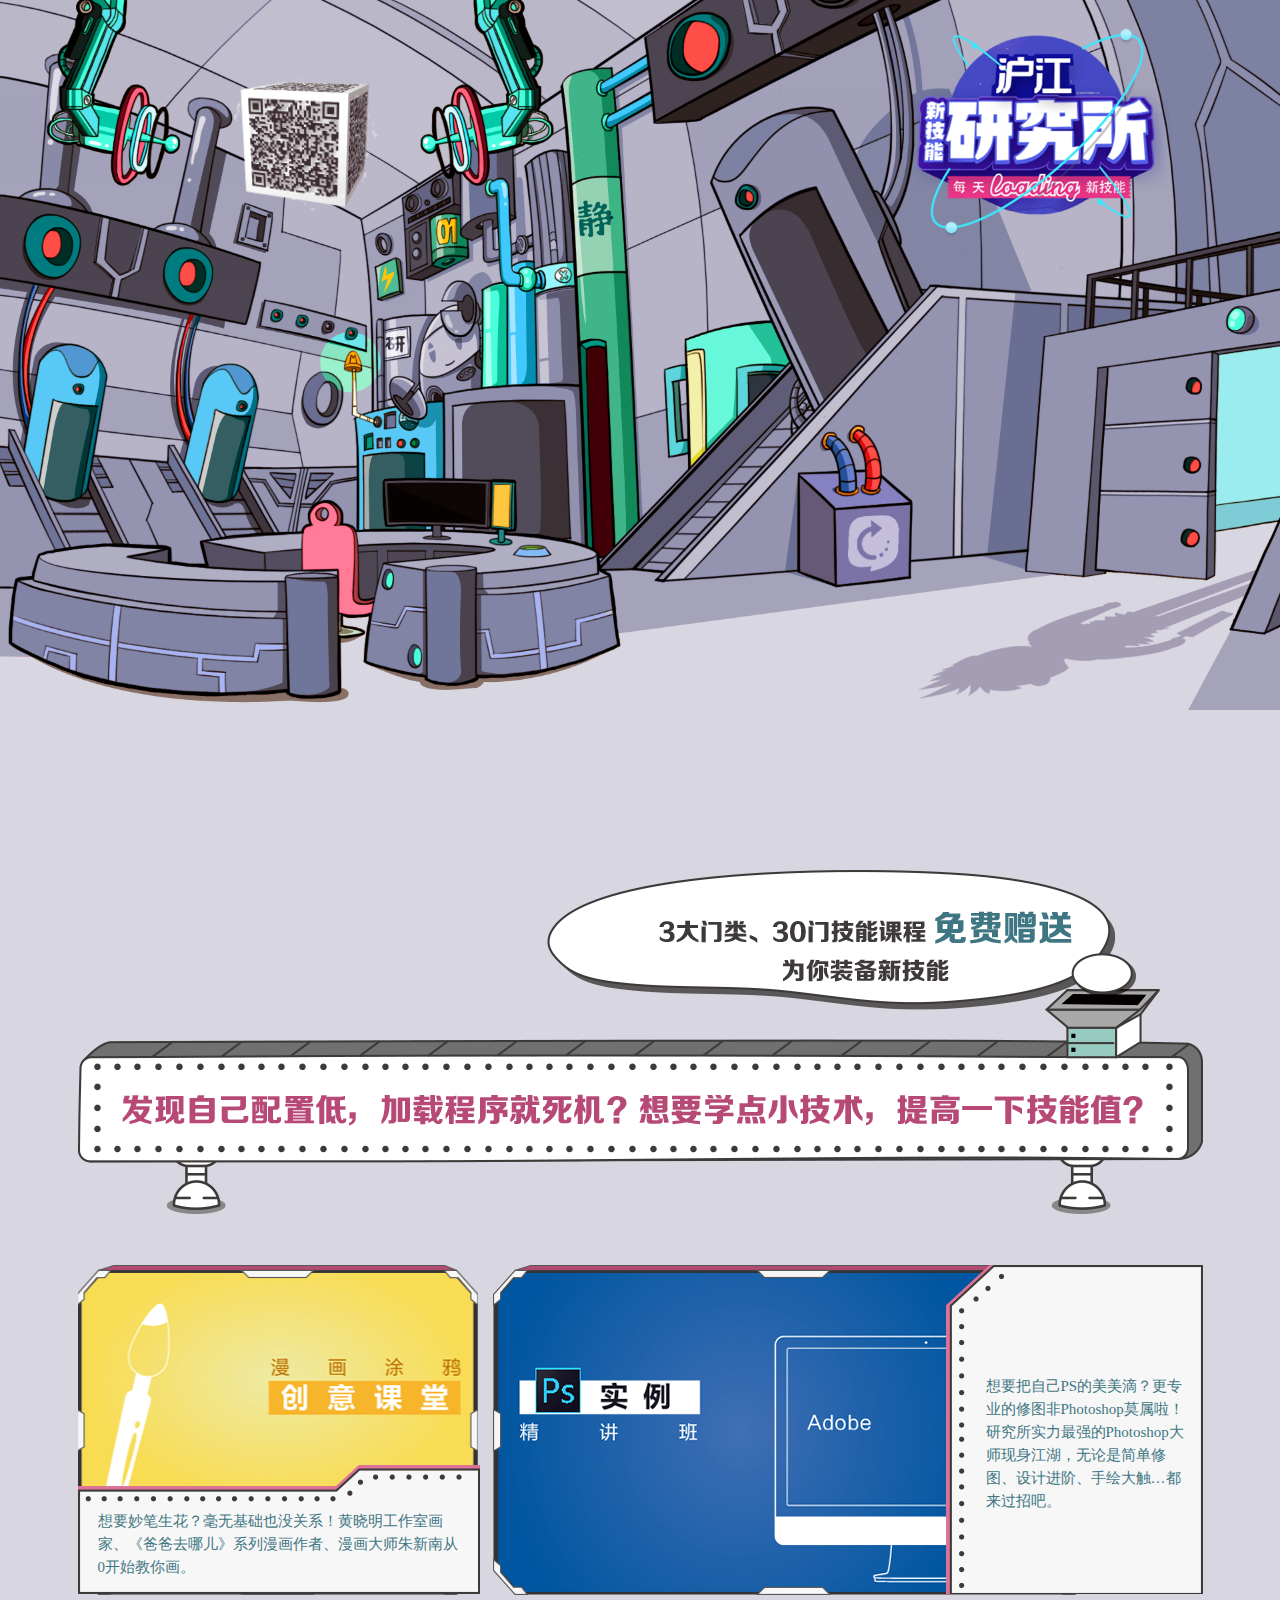
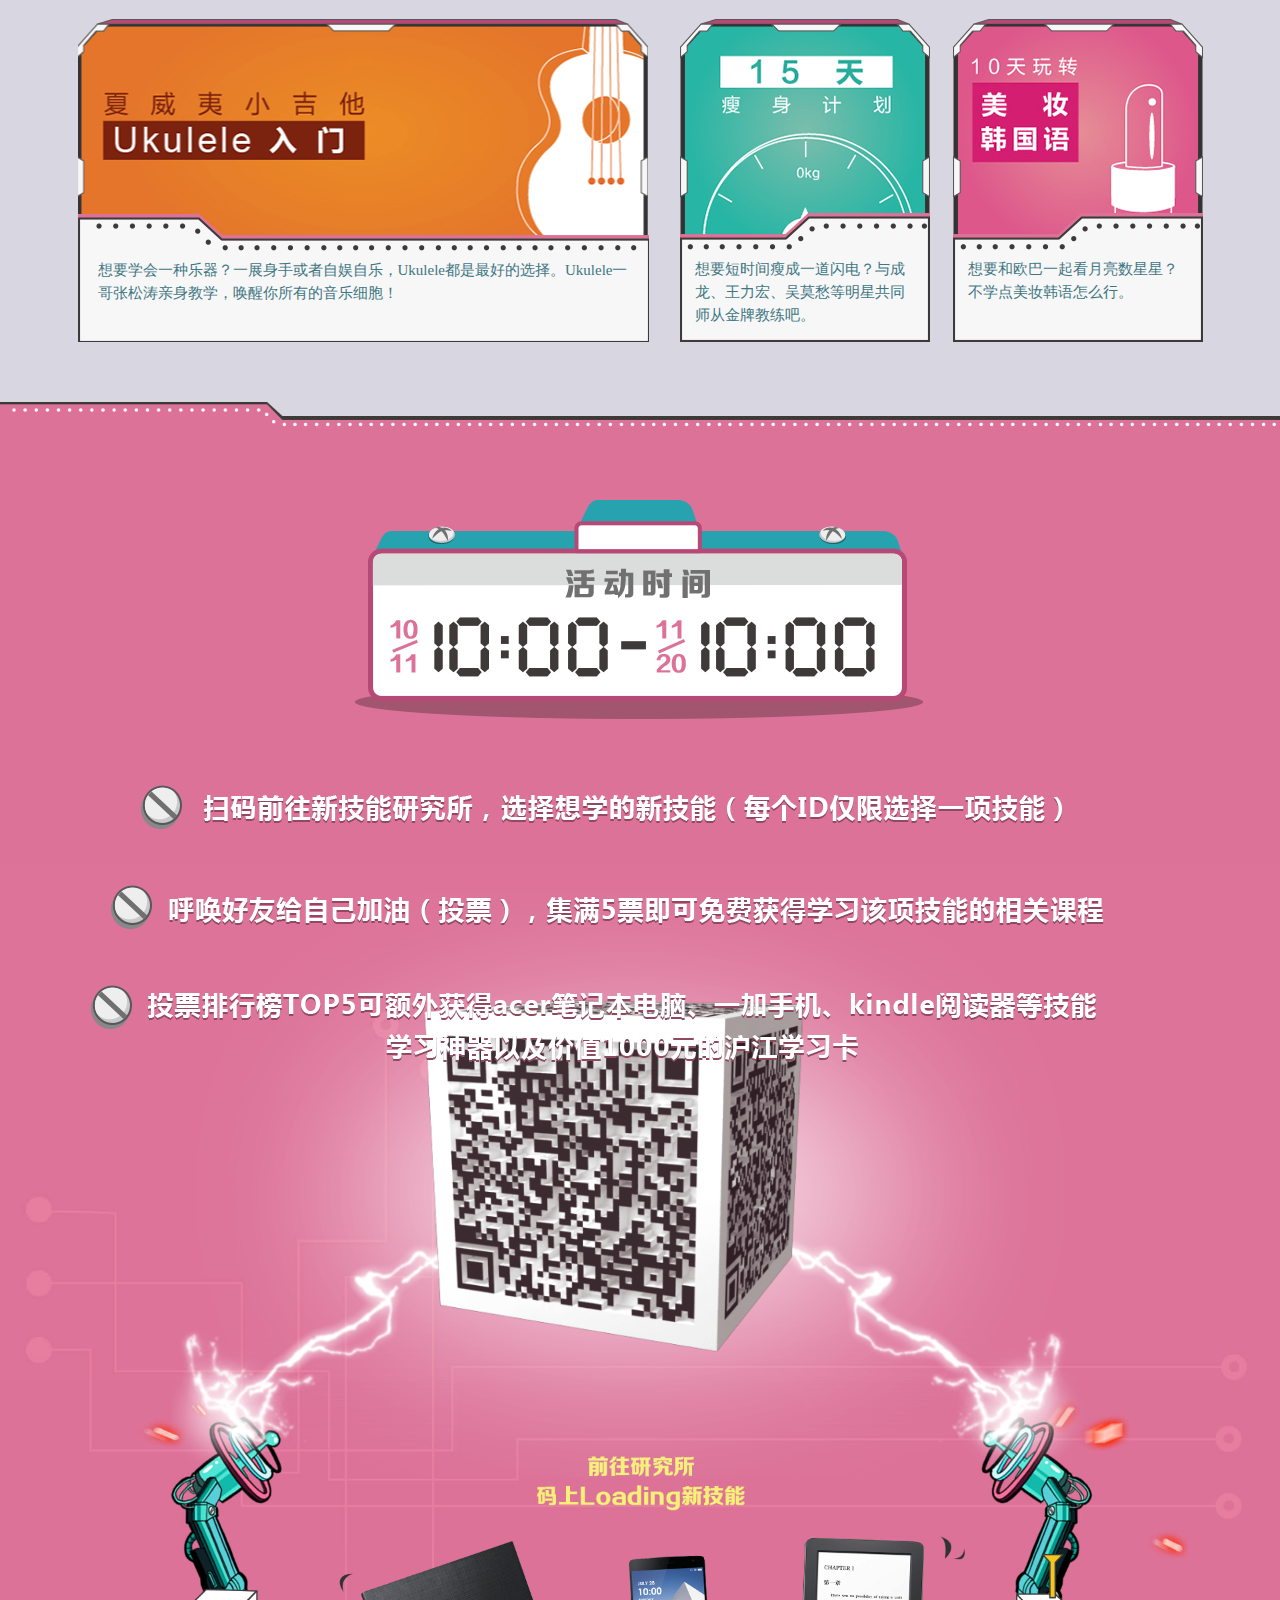
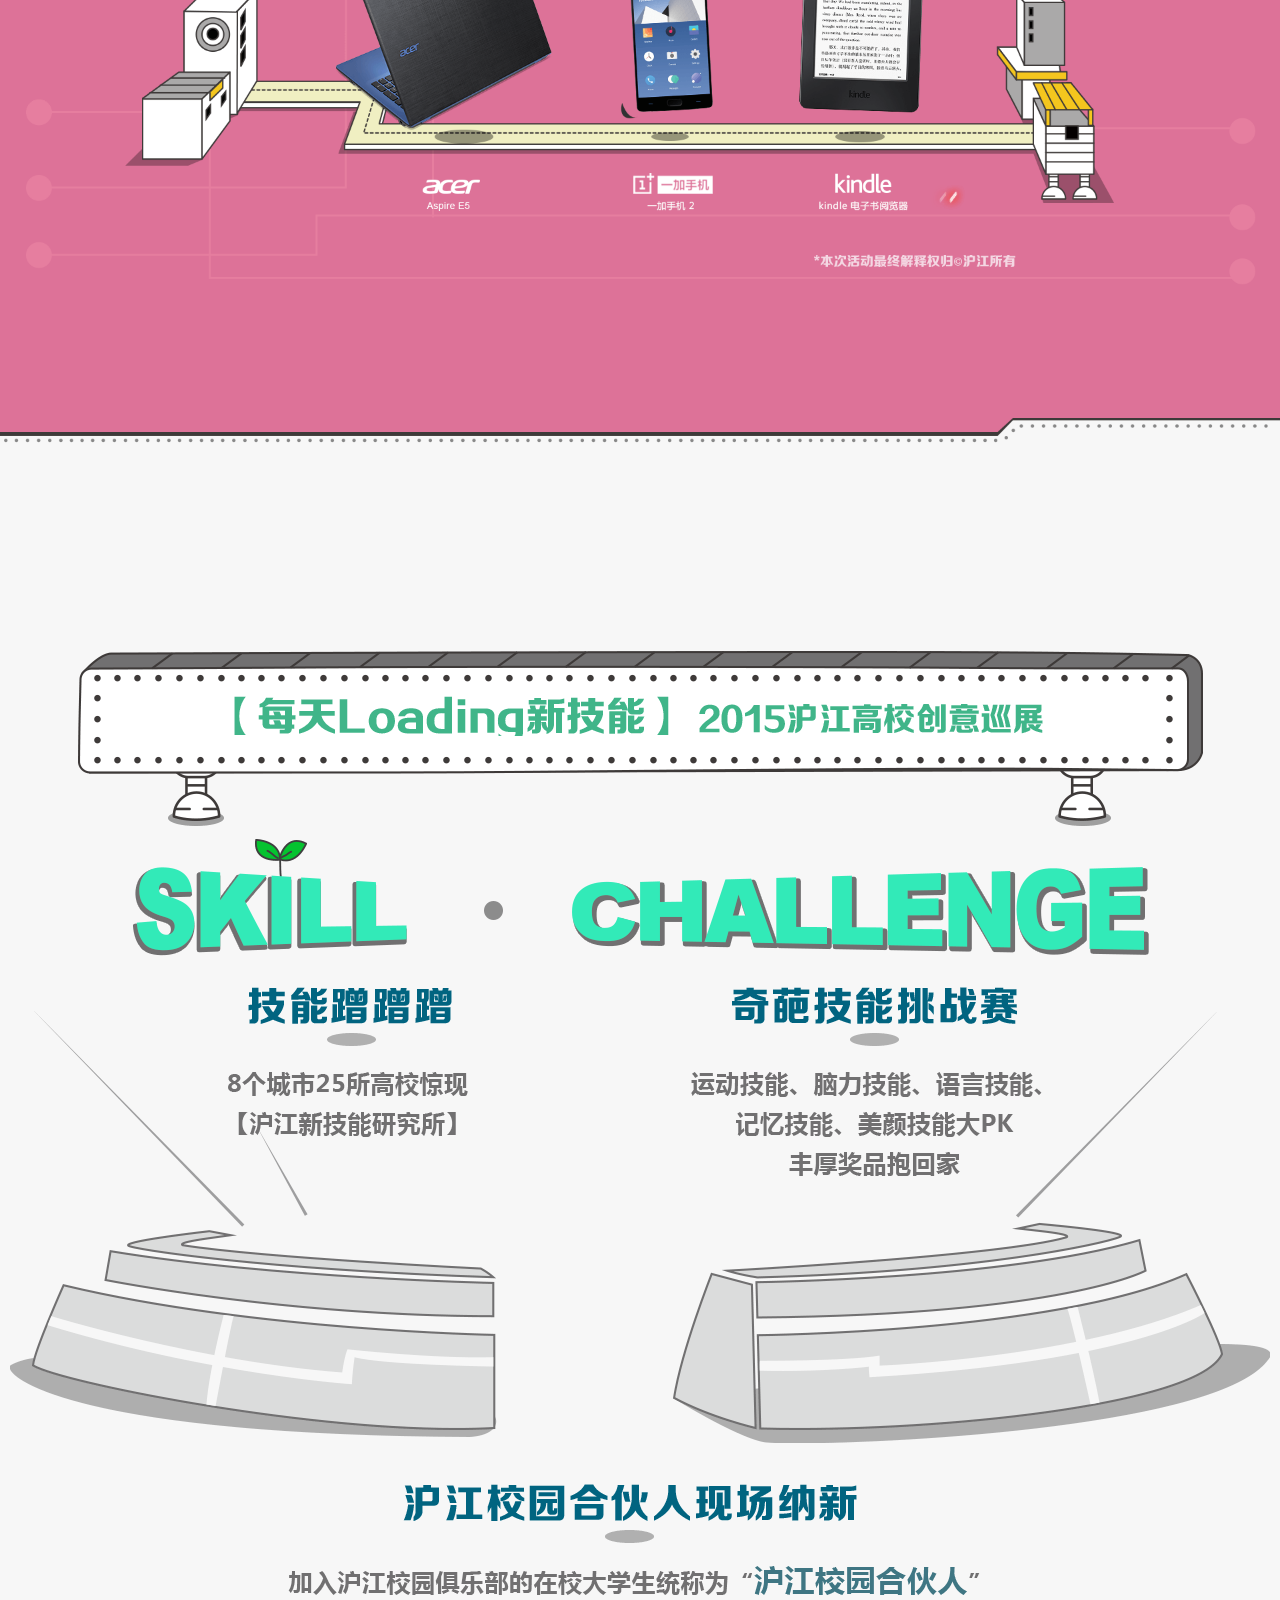
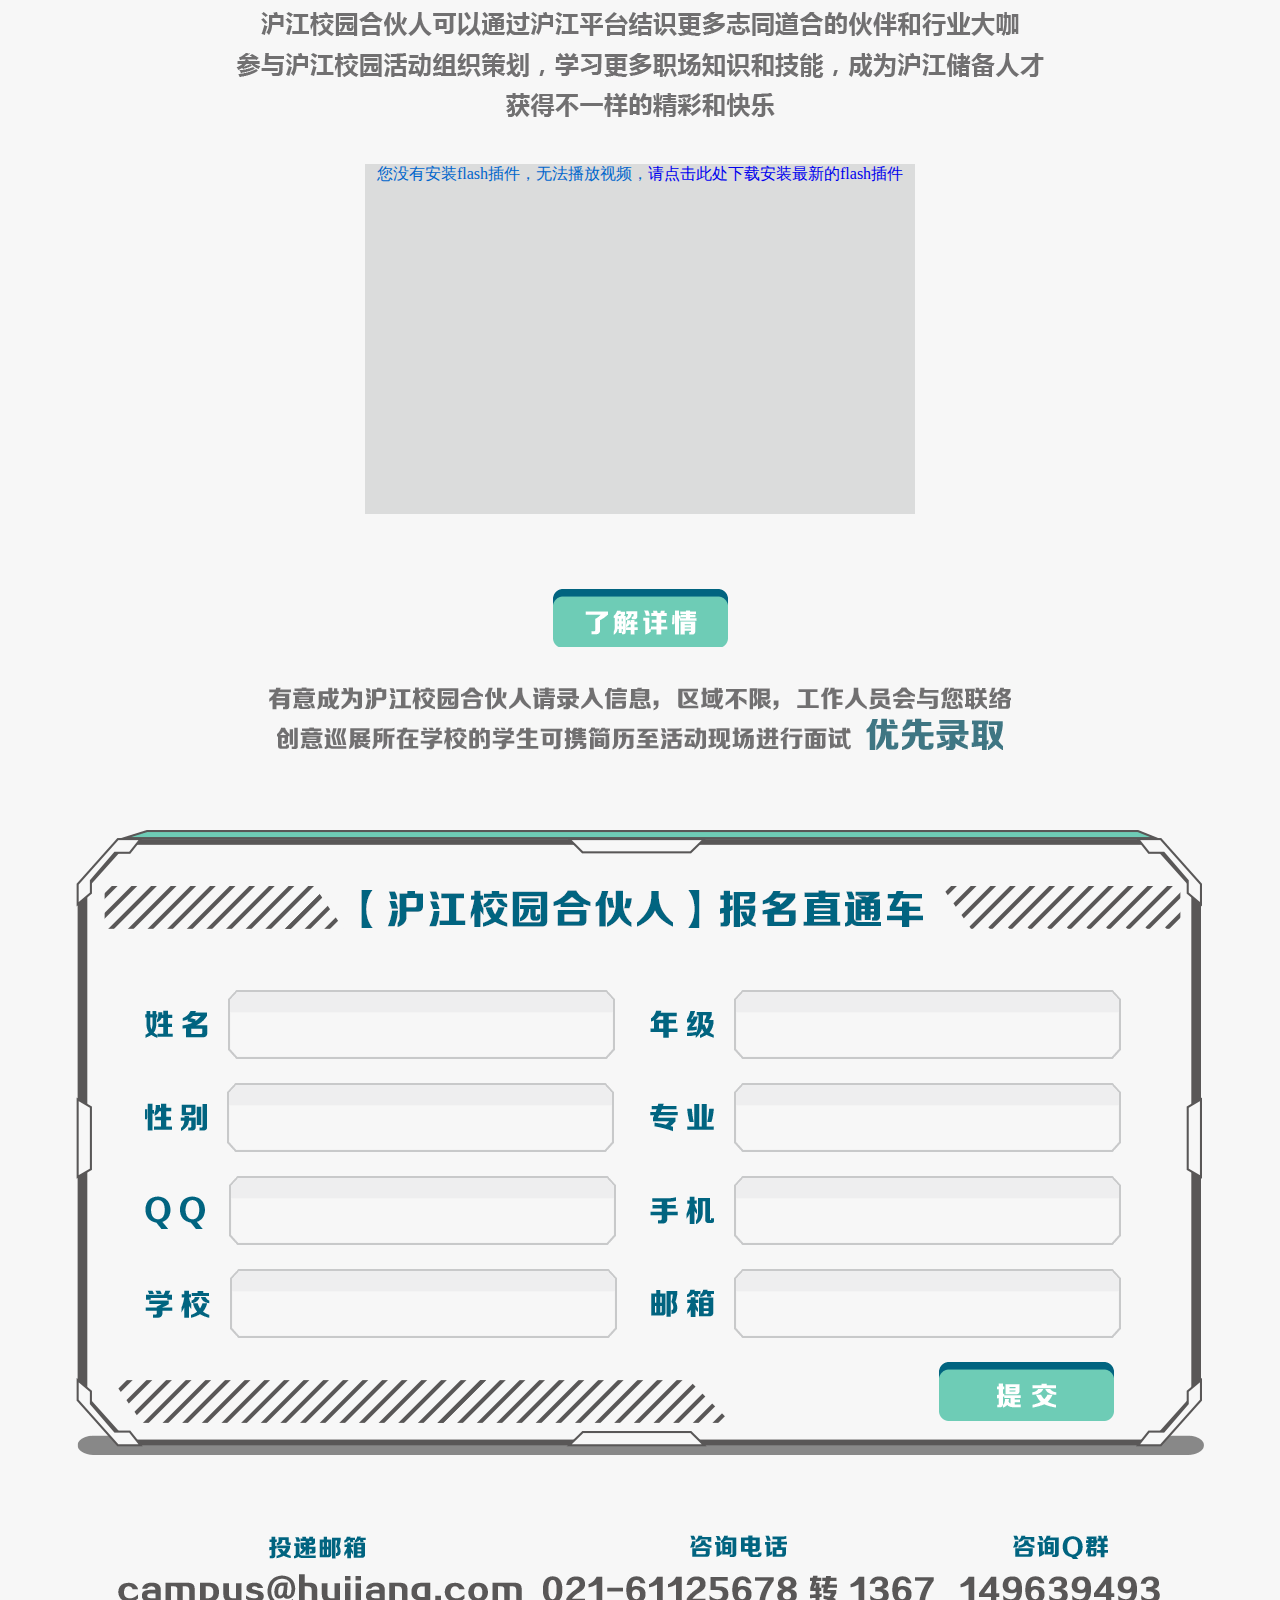
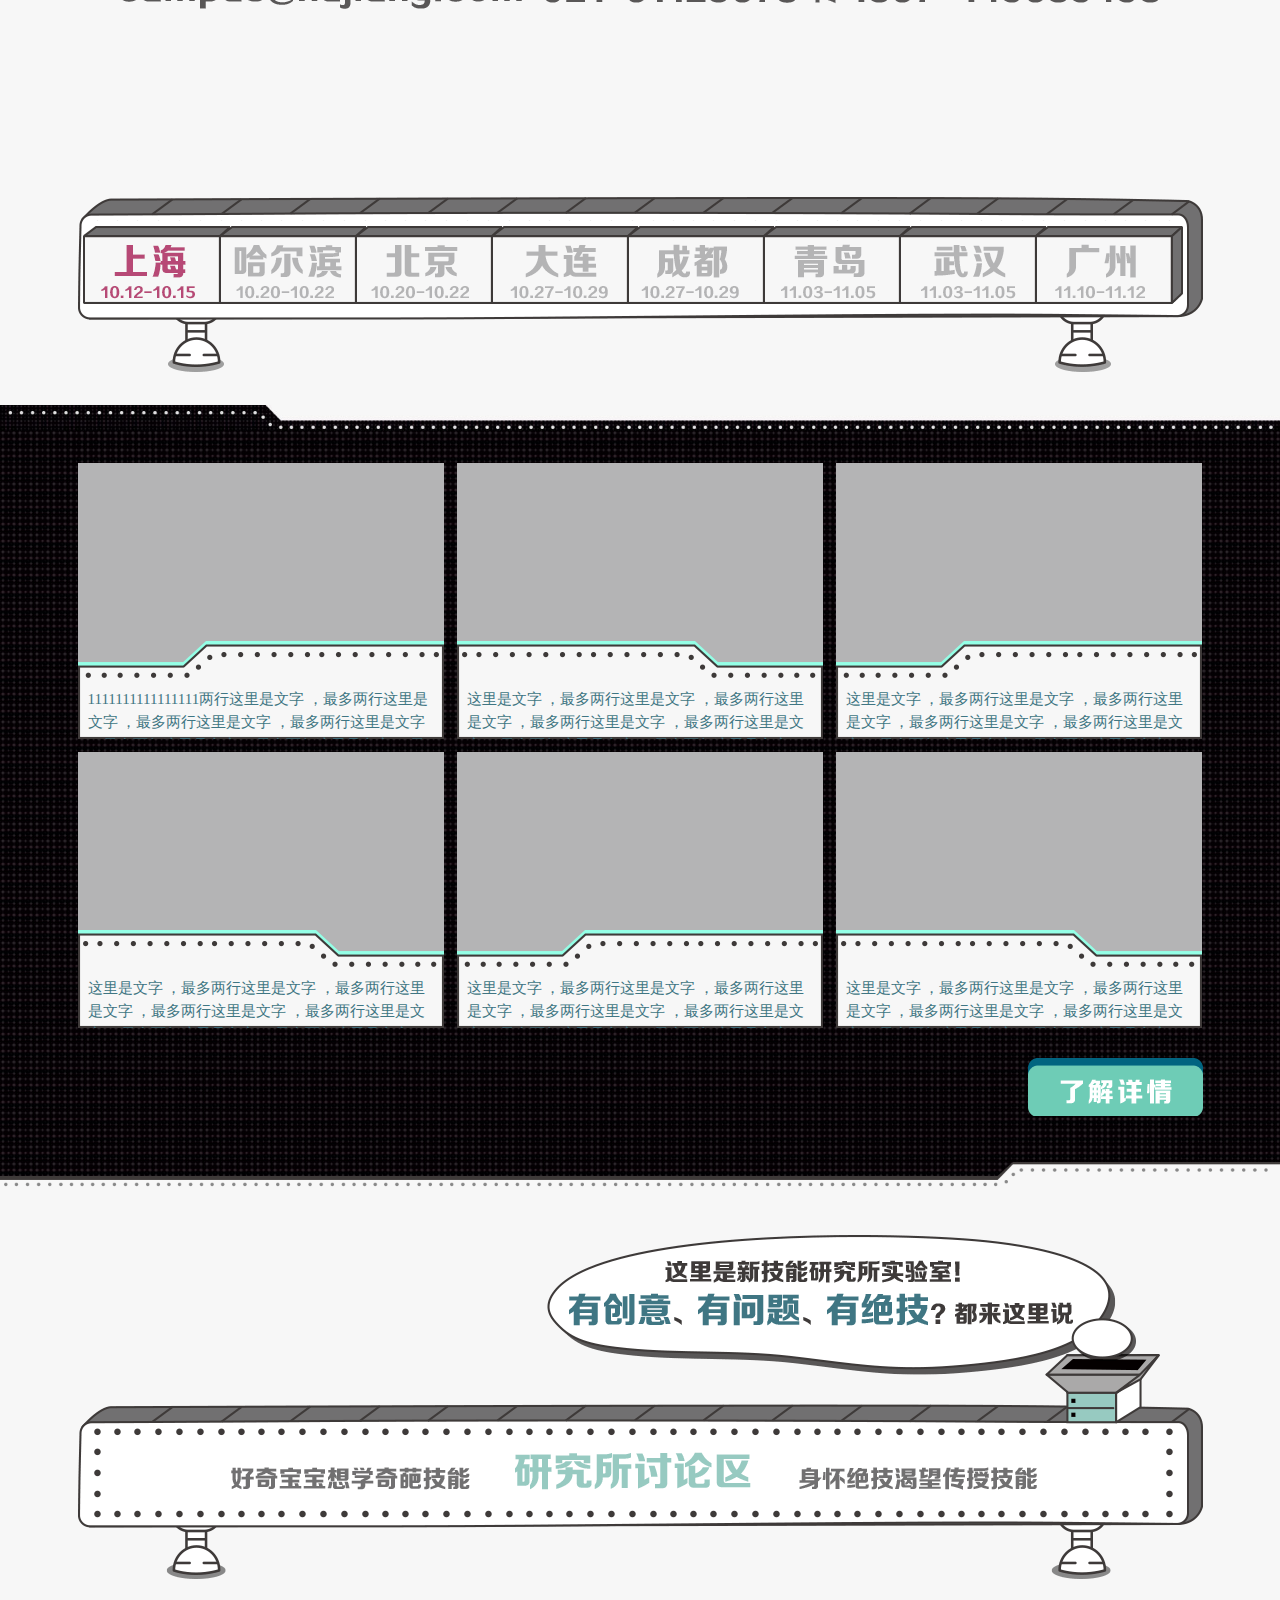
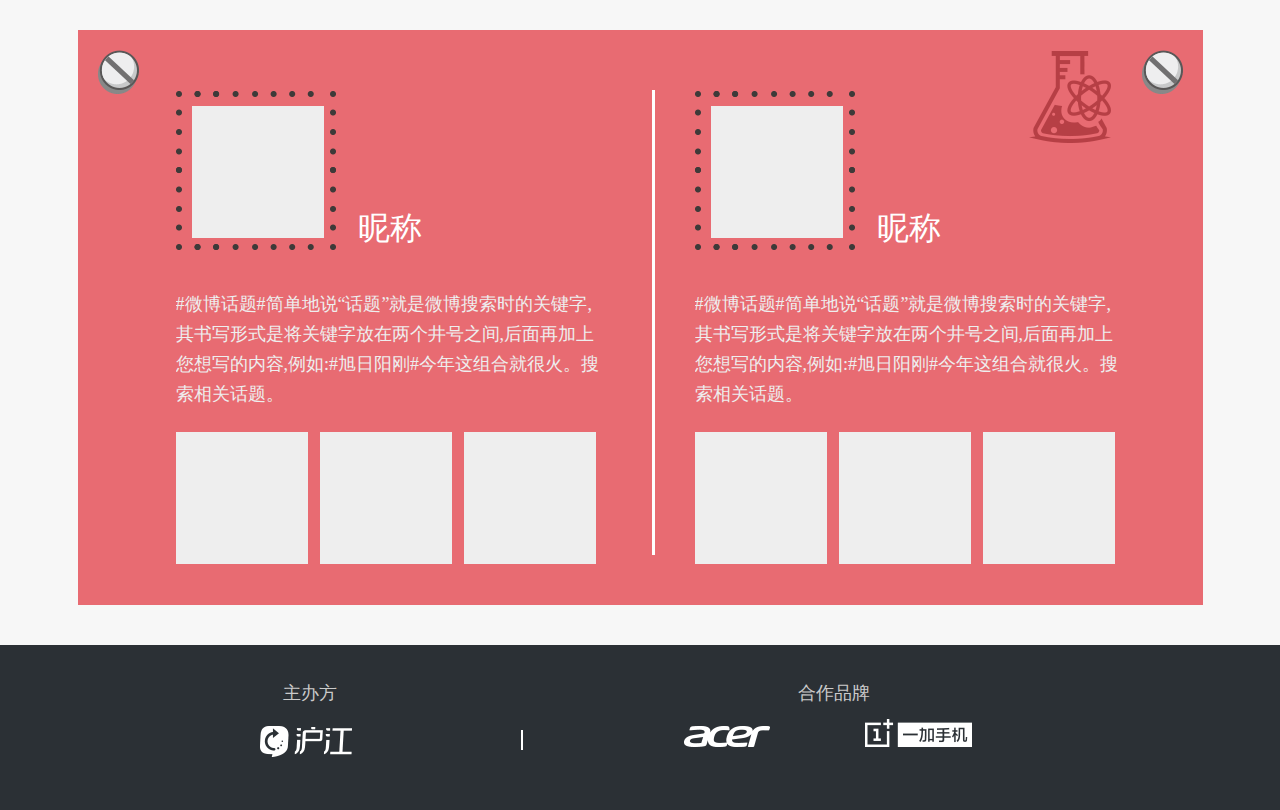
<file: 0922newSkill/index.html>
<!DOCTYPE html>
<html lang="en">
<head>
	<meta charset="UTF-8">
	<title>新技能研究所-沪江</title>
	<link rel="stylesheet" href="./css/reset.css" />
	<link rel="stylesheet" href="./css/index.css" />
	<meta name="renderer" content="webkit">
	<meta name="renderer" content="ie-stand">
	<script type="text/javascript" src="http://res.hjfile.cn/js/??lib/jq/1.8.3/jquery.min.js,lib/jqp/simplemodal/1.4.4/simplemodal.min.js"></script>	
 	<script type="text/javascript"  src="ckplayer/ckplayer.js" charset="utf-8"></script>
	<script src="js/index.js" charset="utf-8"></script>
</head>
<body>
	<!-- 头部开始 -->
	<div class="header-box">
		<div class="bg-box">
			<div class="bg-1">
				<img src="./img/banner_01.png" alt=""></div>
			<div class="bg-1">
				<img src="./img/banner_02.png" alt="">
				<div class="gifbox">
					<img src="./img/samllgif.gif" alt="" class="git-pic">
				</div>
			</div>
			<div class="bg-1">
				<img src="./img/banner_03.png" alt=""></div>
			<div class="bg-1">
				<img src="./img/banner_04.png" alt=""></div>
			<div class="bg-1">
				<img src="./img/banner_05.png" alt=""></div>
			<div class="bg-1">
				<img src="./img/banner_06.png" alt=""></div>
			<div class="bg-1">
				<img src="./img/banner_07.png" alt=""></div>
			<div class="bg-1">
				<img src="./img/banner_08.png" alt=""></div>
		</div>
	</div>
	<div class="mode-1 ">
		<div class="title-pic-box scroll-web1">
			<div class="box-pic-2"></div>
			<div class="box-pic-1"></div>
		</div>
		<div class="content-box">
			<div class="cont-box-top">
				<div class="cont-left-box">
					<div class="txt-box txt-box-1">
						想要妙笔生花？毫无基础也没关系！黄晓明工作室画家、《爸爸去哪儿》系列漫画作者、漫画大师朱新南从0开始教你画。
					</div>
				</div>
				<div class="cont-right-box">
					<div class="txt-box txt-box-2">
						想要把自己PS的美美滴？更专业的修图非Photoshop莫属啦！研究所实力最强的Photoshop大师现身江湖，无论是简单修图、设计进阶、手绘大触…都来过招吧。
					</div>
				</div>
			</div>
			<div class="cont-box-bottom">
				<div class="cont-left-box">
					<div class="txt-box txt-box-3">
						想要学会一种乐器？一展身手或者自娱自乐，Ukulele都是最好的选择。Ukulele一哥张松涛亲身教学，唤醒你所有的音乐细胞！
					</div>
				</div>
				<div class="cont-mid-box">
					<div class="txt-box txt-box-4">
						想要短时间瘦成一道闪电？与成龙、王力宏、吴莫愁等明星共同师从金牌教练吧。
					</div>
				</div>
				<div class="cont-right-box">
					<div class="txt-box txt-box-5">
						想要和欧巴一起看月亮数星星？不学点美妆韩语怎么行。
					</div>
				</div>
			</div>
		</div>
	</div>
	<div class="mode-2 ">
		<div class="division">
			<img src="./img/line-2.png" alt="" class="line-2 scroll-web1">
			<img src="./img/active-timer.png" alt="" class="time-box">
			<div class="txt-pic-box">
				<div class="one-txtbox">
					<span class="luosi"></span>
					<span class="txtpic"></span>
				</div>
				<div class="two-txtbox">
					<span class="luosi"></span>
					<span class="txtpic"></span>
				</div>
				<div class="three-txtbox">
					<span class="luosi"></span>
					<span class="txtpic"></span>
				</div>
			</div>
			<img src="./img/pink-bg-new_02.png" alt="" class="bg-line the-one-pic">
			<img src="./img/pink-bg-new_03.jpg" alt="" class="bg-line">
			<img src="./img/pink-bg-new_04.png" alt="" class="bg-line">
			<img src="./img/pink-bg-new_04-2.png" alt="" class="bg-line">
			<img src="./img/pink-bg-new_05.png" alt="" class="bg-line last-pic-bg">
			<div class="dian-box">
				<div class="gifbox mode-2-gifbox">
					<div class="static-box">
						<img src="./img/big-2-er-ele_03.png" class="static-erweima" alt="">
						<img src="./img/big-2-er-ele_05.png" class="static-erweima" alt="">
						<img src="./img/big-2-er-ele_06.png" class="static-erweima" alt="">
						<img src="./img/big-2-er-ele_07.png" class="static-erweima" alt="">
						<img src="./img/big-2-er-ele_08.png" class="static-erweima" alt="">
					</div>
					
				</div>
				 
			</div>
		</div>
	</div>
	<div class="mode-3">
		<img src="./img/line-1.png" alt="" width="100%" height="auto" class="line-1">
		<div class="picbox scroll-web1">
			<span class="txt-pic"></span>
		</div>
		<div class="cont-pic-box">
			<div class="boxtop">
				<h2 class="title-pic-box">
					<img src="./img/title-green-txt.png" alt="" ></h2>
				<div class="l-r-box">
					<img src="./img/skill-l.png" alt="" width="497" height="487" class="skill-l-pic">
					<img src="./img/skill-r.png" alt="" width="599" height="487" class="skill-r-pic"></div>
			</div>
			<div class="boxbottom">
				<div class="partner scroll-web1"></div>
			</div>
		</div>
		<div class="video-box">
			<div class="l-video" id="video01"> 					 
			</div>
			<!-- <div class="r-video" id="video02">				 
			 			</div> -->
		</div>
		<div class="detail-pic-box">
			<a href="http://st.hujiang.com/campus/" class="detail-a" target="_blank"></a>
			<div class="luqu-txt"></div>
			<div class="user-mas-box">
				<h2 class="title"><img src="./img/title-partent_03.png" width=565 height=38 alt=""></h2>
				<ul class="ul-masbox">
					<li>
						<span class="txt-span"></span>
						<input type="text"  id="name" name='remark' class="name" maxlength=20></li>
					<li class="add-mar-l">
						<span class="txt-span txt-span-2"></span>
						<input type="text" id="class" class="class" name='classname' maxlength=15></li>
					<li>
						<span class="txt-span txt-span-3"></span>
						<input type="text" id="sex" class="sex" name='sex' maxlength=2></li>
					<li class="add-mar-l">
						<span class="txt-span txt-span-4"></span>
						<input type="text" id="professional" name='majoy' class="professional" maxlength=25></li>
					<li>
						<span class="txt-span txt-span-5"></span>
						<input type="text" id="qq" name='QQ' class="qq" maxlength=20></li>
					<li class="add-mar-l">
						<span class="txt-span txt-span-6"></span>
						<input type="text" id="phone" name='telPhone' class="phone" maxlength=11></li>
					<li>
						<span class="txt-span txt-span-7"></span>
						<input type="text" id="school" class="school" name='schoolname' maxlength=25></li>
					<li class="add-mar-l">
						<span class="txt-span txt-span-8"></span>
						<input type="text" id="email" name='email' class="email" maxlength=25></li>
				</ul>
				<input type="submit" class="submit-btn" id="submitBtn"></div>
			<div class="content-way-box">
				<ul>
					<li>
						<div class="the-onetittle"></div>
						<div class="the-oneway"></div>
					</li>
					<li class="add-mar-l">
						<div class="the-twotittle"></div>
						<div class="the-twoway"></div>
					</li>
					<li class="add-mar-l">
						<div class="the-threetittle"></div>
						<div class="the-threeway"></div>
					</li>
				</ul>
			</div>
		</div>
	</div>
	<div class="mode-4">
		<div class="picbox scroll-web1">
			<div class="ul-box">
				<ul class="citybox-ul">
					<li class="city-one current-city"></li>
					<li class="city-two"></li>
					<li class="city-three"></li>
					<li class="city-four"></li>
					<li class="city-five"></li>
					<li class="city-six"></li>
					<li class="city-seven"></li>
					<li class="city-eight "></li>
				</ul>
			</div>
		</div>
		<img src="./img/line-3.jpg" alt="" class="line-3">
		<div class="mode4-cont-box list-1">
			<ul class="box-group">
				<li>
					<div class="pic"></div>
					<div class="txt-bg-box">
						1111111111111111两行这里是文字 ，最多两行这里是文字 ，最多两行这里是文字 ，最多两行这里是文字 ，最多两行这里是文字 ，最多两行这里是文字 ，最多两行这里是文字 ，最多两行这里是文字 ，最多两行
					</div>
				</li>
				<li>
					<div class="pic"></div>
					<div class="txt-bg-box2">
						这里是文字 ，最多两行这里是文字 ，最多两行这里是文字 ，最多两行这里是文字 ，最多两行这里是文字 ，最多两行这里是文字 ，最多两行这里是文字 ，最多两行这里是文字 ，最多两行这里是文字 ，最多两行
					</div>
				</li>
				<li class="add-no-marr">
					<div class="pic"></div>
					<div class="txt-bg-box">
						这里是文字 ，最多两行这里是文字 ，最多两行这里是文字 ，最多两行这里是文字 ，最多两行这里是文字 ，最多两行这里是文字 ，最多两行这里是文字 ，最多两行这里是文字 ，最多两行这里是文字 ，最多两行
					</div>
				</li>
				<li>
					<div class="pic"></div>
					<div class="txt-bg-box2">
						这里是文字 ，最多两行这里是文字 ，最多两行这里是文字 ，最多两行这里是文字 ，最多两行这里是文字 ，最多两行这里是文字 ，最多两行这里是文字 ，最多两行这里是文字 ，最多两行这里是文字 ，最多两行
					</div>
				</li>
				<li>
					<div class="pic"></div>
					<div class="txt-bg-box">
						这里是文字 ，最多两行这里是文字 ，最多两行这里是文字 ，最多两行这里是文字 ，最多两行这里是文字 ，最多两行这里是文字 ，最多两行这里是文字 ，最多两行这里是文字 ，最多两行这里是文字 ，最多两行
					</div>
				</li>
				<li class="add-no-marr">
					<div class="pic"></div>
					<div class="txt-bg-box2">
						这里是文字 ，最多两行这里是文字 ，最多两行这里是文字 ，最多两行这里是文字 ，最多两行这里是文字 ，最多两行这里是文字 ，最多两行这里是文字 ，最多两行这里是文字 ，最多两行这里是文字 ，最多两行
					</div>
				</li>
				<a href="http://st.hujiang.com/campus/" class="detail-a" target="_blank"></a>
			</ul>
		</div>
		<div class="mode4-cont-box list-2">
			<ul class="box-group">
				<li>
					<div class="pic"></div>
					<div class="txt-bg-box">
						22222222222多两行这里是文字 ，最多两行这里是文字 ，最多两行这里是文字 ，最多两行这里是文字 ，最多两行这里是文字 ，最多两行这里是文字 ，最多两行这里是文字 ，最多两行这里是文字 ，最多两行
					</div>
				</li>
				<li>
					<div class="pic"></div>
					<div class="txt-bg-box2">
						这里是文字 ，最多两行这里是文字 ，最多两行这里是文字 ，最多两行这里是文字 ，最多两行这里是文字 ，最多两行这里是文字 ，最多两行这里是文字 ，最多两行这里是文字 ，最多两行这里是文字 ，最多两行
					</div>
				</li>
				<li class="add-no-marr">
					<div class="pic"></div>
					<div class="txt-bg-box">
						这里是文字 ，最多两行这里是文字 ，最多两行这里是文字 ，最多两行这里是文字 ，最多两行这里是文字 ，最多两行这里是文字 ，最多两行这里是文字 ，最多两行这里是文字 ，最多两行这里是文字 ，最多两行
					</div>
				</li>
				<li>
					<div class="pic"></div>
					<div class="txt-bg-box2">
						这里是文字 ，最多两行这里是文字 ，最多两行这里是文字 ，最多两行这里是文字 ，最多两行这里是文字 ，最多两行这里是文字 ，最多两行这里是文字 ，最多两行这里是文字 ，最多两行这里是文字 ，最多两行
					</div>
				</li>
				<li>
					<div class="pic"></div>
					<div class="txt-bg-box">
						这里是文字 ，最多两行这里是文字 ，最多两行这里是文字 ，最多两行这里是文字 ，最多两行这里是文字 ，最多两行这里是文字 ，最多两行这里是文字 ，最多两行这里是文字 ，最多两行这里是文字 ，最多两行
					</div>
				</li>
				<li class="add-no-marr">
					<div class="pic"></div>
					<div class="txt-bg-box2">
						这里是文字 ，最多两行这里是文字 ，最多两行这里是文字 ，最多两行这里是文字 ，最多两行这里是文字 ，最多两行这里是文字 ，最多两行这里是文字 ，最多两行这里是文字 ，最多两行这里是文字 ，最多两行
					</div>
				</li>
				<a href="http://st.hujiang.com/campus/" class="detail-a" target="_blank"></a>
			</ul>
		</div>
		<div class="mode4-cont-box list-3">
			<ul class="box-group">
				<li>
					<div class="pic"></div>
					<div class="txt-bg-box">
						3333333333333最多两行这里是文字 ，最多两行这里是文字 ，最多两行这里是文字 ，最多两行这里是文字 ，最多两行这里是文字 ，最多两行这里是文字 ，最多两行这里是文字 ，最多两行这里是文字 ，最多两行
					</div>
				</li>
				<li>
					<div class="pic"></div>
					<div class="txt-bg-box2">
						这里是文字 ，最多两行这里是文字 ，最多两行这里是文字 ，最多两行这里是文字 ，最多两行这里是文字 ，最多两行这里是文字 ，最多两行这里是文字 ，最多两行这里是文字 ，最多两行这里是文字 ，最多两行
					</div>
				</li>
				<li class="add-no-marr">
					<div class="pic"></div>
					<div class="txt-bg-box">
						这里是文字 ，最多两行这里是文字 ，最多两行这里是文字 ，最多两行这里是文字 ，最多两行这里是文字 ，最多两行这里是文字 ，最多两行这里是文字 ，最多两行这里是文字 ，最多两行这里是文字 ，最多两行
					</div>
				</li>
				<li>
					<div class="pic"></div>
					<div class="txt-bg-box2">
						这里是文字 ，最多两行这里是文字 ，最多两行这里是文字 ，最多两行这里是文字 ，最多两行这里是文字 ，最多两行这里是文字 ，最多两行这里是文字 ，最多两行这里是文字 ，最多两行这里是文字 ，最多两行
					</div>
				</li>
				<li>
					<div class="pic"></div>
					<div class="txt-bg-box">
						这里是文字 ，最多两行这里是文字 ，最多两行这里是文字 ，最多两行这里是文字 ，最多两行这里是文字 ，最多两行这里是文字 ，最多两行这里是文字 ，最多两行这里是文字 ，最多两行这里是文字 ，最多两行
					</div>
				</li>
				<li class="add-no-marr">
					<div class="pic"></div>
					<div class="txt-bg-box2">
						这里是文字 ，最多两行这里是文字 ，最多两行这里是文字 ，最多两行这里是文字 ，最多两行这里是文字 ，最多两行这里是文字 ，最多两行这里是文字 ，最多两行这里是文字 ，最多两行这里是文字 ，最多两行
					</div>
				</li>
				<a href="http://st.hujiang.com/campus/" class="detail-a" target="_blank"></a>
			</ul>
		</div>
		<div class="mode4-cont-box list-4">
			<ul class="box-group">
				<li>
					<div class="pic"></div>
					<div class="txt-bg-box">
						44444444444444444两行这里是文字 ，最多两行这里是文字 ，最多两行这里是文字 ，最多两行这里是文字 ，最多两行这里是文字 ，最多两行这里是文字 ，最多两行这里是文字 ，最多两行这里是文字 ，最多两行
					</div>
				</li>
				<li>
					<div class="pic"></div>
					<div class="txt-bg-box2">
						这里是文字 ，最多两行这里是文字 ，最多两行这里是文字 ，最多两行这里是文字 ，最多两行这里是文字 ，最多两行这里是文字 ，最多两行这里是文字 ，最多两行这里是文字 ，最多两行这里是文字 ，最多两行
					</div>
				</li>
				<li class="add-no-marr">
					<div class="pic"></div>
					<div class="txt-bg-box">
						这里是文字 ，最多两行这里是文字 ，最多两行这里是文字 ，最多两行这里是文字 ，最多两行这里是文字 ，最多两行这里是文字 ，最多两行这里是文字 ，最多两行这里是文字 ，最多两行这里是文字 ，最多两行
					</div>
				</li>
				<li>
					<div class="pic"></div>
					<div class="txt-bg-box2">
						这里是文字 ，最多两行这里是文字 ，最多两行这里是文字 ，最多两行这里是文字 ，最多两行这里是文字 ，最多两行这里是文字 ，最多两行这里是文字 ，最多两行这里是文字 ，最多两行这里是文字 ，最多两行
					</div>
				</li>
				<li>
					<div class="pic"></div>
					<div class="txt-bg-box">
						这里是文字 ，最多两行这里是文字 ，最多两行这里是文字 ，最多两行这里是文字 ，最多两行这里是文字 ，最多两行这里是文字 ，最多两行这里是文字 ，最多两行这里是文字 ，最多两行这里是文字 ，最多两行
					</div>
				</li>
				<li class="add-no-marr">
					<div class="pic"></div>
					<div class="txt-bg-box2">
						这里是文字 ，最多两行这里是文字 ，最多两行这里是文字 ，最多两行这里是文字 ，最多两行这里是文字 ，最多两行这里是文字 ，最多两行这里是文字 ，最多两行这里是文字 ，最多两行这里是文字 ，最多两行
					</div>
				</li>
				<a href="http://st.hujiang.com/campus/" class="detail-a" target="_blank"></a>
			</ul>
		</div>
		<div class="mode4-cont-box list-5">
			<ul class="box-group">
				<li>
					<div class="pic"></div>
					<div class="txt-bg-box">
						555555555555555555555555 ，最多两行这里是文字 ，最多两行这里是文字 ，最多两行这里是文字 ，最多两行
					</div>
				</li>
				<li>
					<div class="pic"></div>
					<div class="txt-bg-box2">
						这里是文字 ，最多两行这里是文字 ，最多两行这里是文字 ，最多两行这里是文字 ，最多两行这里是文字 ，最多两行这里是文字 ，最多两行这里是文字 ，最多两行这里是文字 ，最多两行这里是文字 ，最多两行
					</div>
				</li>
				<li class="add-no-marr">
					<div class="pic"></div>
					<div class="txt-bg-box">
						这里是文字 ，最多两行这里是文字 ，最多两行这里是文字 ，最多两行这里是文字 ，最多两行这里是文字 ，最多两行这里是文字 ，最多两行这里是文字 ，最多两行这里是文字 ，最多两行这里是文字 ，最多两行
					</div>
				</li>
				<li>
					<div class="pic"></div>
					<div class="txt-bg-box2">
						这里是文字 ，最多两行这里是文字 ，最多两行这里是文字 ，最多两行这里是文字 ，最多两行这里是文字 ，最多两行这里是文字 ，最多两行这里是文字 ，最多两行这里是文字 ，最多两行这里是文字 ，最多两行
					</div>
				</li>
				<li>
					<div class="pic"></div>
					<div class="txt-bg-box">
						这里是文字 ，最多两行这里是文字 ，最多两行这里是文字 ，最多两行这里是文字 ，最多两行这里是文字 ，最多两行这里是文字 ，最多两行这里是文字 ，最多两行这里是文字 ，最多两行这里是文字 ，最多两行
					</div>
				</li>
				<li class="add-no-marr">
					<div class="pic"></div>
					<div class="txt-bg-box2">
						这里是文字 ，最多两行这里是文字 ，最多两行这里是文字 ，最多两行这里是文字 ，最多两行这里是文字 ，最多两行这里是文字 ，最多两行这里是文字 ，最多两行这里是文字 ，最多两行这里是文字 ，最多两行
					</div>
				</li>
				<a href="http://st.hujiang.com/campus/" class="detail-a" target="_blank"></a>
			</ul>
		</div>
		<div class="mode4-cont-box list-6">
			<ul class="box-group">
				<li>
					<div class="pic"></div>
					<div class="txt-bg-box">
						66666666666666666 ，最多两行这里是文字 ，最多两行这里是文字 ，最多两行这里是文字 ，最多两行这里是文字 ，最多两行这里是文字 ，最多两行这里是文字 ，最多两行这里是文字 ，最多两行
					</div>
				</li>
				<li>
					<div class="pic"></div>
					<div class="txt-bg-box2">
						这里是文字 ，最多两行这里是文字 ，最多两行这里是文字 ，最多两行这里是文字 ，最多两行这里是文字 ，最多两行这里是文字 ，最多两行这里是文字 ，最多两行这里是文字 ，最多两行这里是文字 ，最多两行
					</div>
				</li>
				<li class="add-no-marr">
					<div class="pic"></div>
					<div class="txt-bg-box">
						这里是文字 ，最多两行这里是文字 ，最多两行这里是文字 ，最多两行这里是文字 ，最多两行这里是文字 ，最多两行这里是文字 ，最多两行这里是文字 ，最多两行这里是文字 ，最多两行这里是文字 ，最多两行
					</div>
				</li>
				<li>
					<div class="pic"></div>
					<div class="txt-bg-box2">
						这里是文字 ，最多两行这里是文字 ，最多两行这里是文字 ，最多两行这里是文字 ，最多两行这里是文字 ，最多两行这里是文字 ，最多两行这里是文字 ，最多两行这里是文字 ，最多两行这里是文字 ，最多两行
					</div>
				</li>
				<li>
					<div class="pic"></div>
					<div class="txt-bg-box">
						这里是文字 ，最多两行这里是文字 ，最多两行这里是文字 ，最多两行这里是文字 ，最多两行这里是文字 ，最多两行这里是文字 ，最多两行这里是文字 ，最多两行这里是文字 ，最多两行这里是文字 ，最多两行
					</div>
				</li>
				<li class="add-no-marr">
					<div class="pic"></div>
					<div class="txt-bg-box2">
						这里是文字 ，最多两行这里是文字 ，最多两行这里是文字 ，最多两行这里是文字 ，最多两行这里是文字 ，最多两行这里是文字 ，最多两行这里是文字 ，最多两行这里是文字 ，最多两行这里是文字 ，最多两行
					</div>
				</li>
				<a href="http://st.hujiang.com/campus/" class="detail-a" target="_blank"></a>
			</ul>
		</div>
		<div class="mode4-cont-box list-7">
			<ul class="box-group">
				<li>
					<div class="pic"></div>
					<div class="txt-bg-box">
						77777777777777777，最多两行这里是文字 ，最多两行这里是文字 ，最多两行这里是文字 ，最多两行这里是文字 ，最多两行这里是文字 ，最多两行这里是文字 ，最多两行这里是文字 ，最多两行
					</div>
				</li>
				<li>
					<div class="pic"></div>
					<div class="txt-bg-box2">
						这里是文字 ，最多两行这里是文字 ，最多两行这里是文字 ，最多两行这里是文字 ，最多两行这里是文字 ，最多两行这里是文字 ，最多两行这里是文字 ，最多两行这里是文字 ，最多两行这里是文字 ，最多两行
					</div>
				</li>
				<li class="add-no-marr">
					<div class="pic"></div>
					<div class="txt-bg-box">
						这里是文字 ，最多两行这里是文字 ，最多两行这里是文字 ，最多两行这里是文字 ，最多两行这里是文字 ，最多两行这里是文字 ，最多两行这里是文字 ，最多两行这里是文字 ，最多两行这里是文字 ，最多两行
					</div>
				</li>
				<li>
					<div class="pic"></div>
					<div class="txt-bg-box2">
						这里是文字 ，最多两行这里是文字 ，最多两行这里是文字 ，最多两行这里是文字 ，最多两行这里是文字 ，最多两行这里是文字 ，最多两行这里是文字 ，最多两行这里是文字 ，最多两行这里是文字 ，最多两行
					</div>
				</li>
				<li>
					<div class="pic"></div>
					<div class="txt-bg-box">
						这里是文字 ，最多两行这里是文字 ，最多两行这里是文字 ，最多两行这里是文字 ，最多两行这里是文字 ，最多两行这里是文字 ，最多两行这里是文字 ，最多两行这里是文字 ，最多两行这里是文字 ，最多两行
					</div>
				</li>
				<li class="add-no-marr">
					<div class="pic"></div>
					<div class="txt-bg-box2">
						这里是文字 ，最多两行这里是文字 ，最多两行这里是文字 ，最多两行这里是文字 ，最多两行这里是文字 ，最多两行这里是文字 ，最多两行这里是文字 ，最多两行这里是文字 ，最多两行这里是文字 ，最多两行
					</div>
				</li>
				<a href="http://st.hujiang.com/campus/" class="detail-a" target="_blank"></a>
			</ul>
		</div>
		<div class="mode4-cont-box list-8">
			<ul class="box-group">
				<li>
					<div class="pic"></div>
					<div class="txt-bg-box">
						88888888888888888888888888888888里是文字 ，最多两行这里是文字 ，最多两行这里是文字 ，最多两行
					</div>
				</li>
				<li>
					<div class="pic"></div>
					<div class="txt-bg-box2">
						这里是文字 ，最多两行这里是文字 ，最多两行这里是文字 ，最多两行这里是文字 ，最多两行这里是文字 ，最多两行这里是文字 ，最多两行这里是文字 ，最多两行这里是文字 ，最多两行这里是文字 ，最多两行
					</div>
				</li>
				<li class="add-no-marr">
					<div class="pic"></div>
					<div class="txt-bg-box">
						这里是文字 ，最多两行这里是文字 ，最多两行这里是文字 ，最多两行这里是文字 ，最多两行这里是文字 ，最多两行这里是文字 ，最多两行这里是文字 ，最多两行这里是文字 ，最多两行这里是文字 ，最多两行
					</div>
				</li>
				<li>
					<div class="pic"></div>
					<div class="txt-bg-box2">
						这里是文字 ，最多两行这里是文字 ，最多两行这里是文字 ，最多两行这里是文字 ，最多两行这里是文字 ，最多两行这里是文字 ，最多两行这里是文字 ，最多两行这里是文字 ，最多两行这里是文字 ，最多两行
					</div>
				</li>
				<li>
					<div class="pic"></div>
					<div class="txt-bg-box">
						这里是文字 ，最多两行这里是文字 ，最多两行这里是文字 ，最多两行这里是文字 ，最多两行这里是文字 ，最多两行这里是文字 ，最多两行这里是文字 ，最多两行这里是文字 ，最多两行这里是文字 ，最多两行
					</div>
				</li>
				<li class="add-no-marr">
					<div class="pic"></div>
					<div class="txt-bg-box2">
						这里是文字 ，最多两行这里是文字 ，最多两行这里是文字 ，最多两行这里是文字 ，最多两行这里是文字 ，最多两行这里是文字 ，最多两行这里是文字 ，最多两行这里是文字 ，最多两行这里是文字 ，最多两行
					</div>
				</li>
				<a href="http://st.hujiang.com/campus/" class="detail-a" target="_blank"></a>
			</ul>
		</div>
	</div>
	<div class="mode-5 scroll-web1">
		<img src="./img/line-1.png" alt="" class="line-1">
		<div class="title-pic-box">
			<div class="box-pic-2"></div>
			<div class="box-pic-1"></div>
		</div>
		<div class="sina-box">
			<span class="ele-bottle"></span>
			<span class="ele-nail ele-nail-l"></span>
			<span class="ele-nail ele-nail-r"></span>
			<div class="cont-l">
				<div class="header-picbox">
					<div class="user-header-pic">
						<img src="./img/white.jpg" alt=""></div>
					<h2 class="user-name">昵称</h2>
				</div>
				<div class="cont-txtbox">
					#微博话题#简单地说“话题”就是微博搜索时的关键字,其书写形式是将关键字放在两个井号之间,后面再加上您想写的内容,例如:#旭日阳刚#今年这组合就很火。搜索相关话题。
				</div>
				<div class="bottom-picbox">
					<ul>
						<li>
							<img src="./img/white.jpg" alt=""></li>
						<li>
							<img src="./img/white.jpg" alt=""></li>
						<li class="add-no-marr">
							<img src="./img/white.jpg" alt=""></li>
					</ul>
				</div>
			</div>
			<div class="cont-r">
				<div class="header-picbox">
					<div class="user-header-pic">
						<img src="./img/white.jpg" alt=""></div>
					<h2 class="user-name">昵称</h2>
				</div>
				<div class="cont-txtbox">
					#微博话题#简单地说“话题”就是微博搜索时的关键字,其书写形式是将关键字放在两个井号之间,后面再加上您想写的内容,例如:#旭日阳刚#今年这组合就很火。搜索相关话题。
				</div>
				<div class="bottom-picbox">
					<ul>
						<li>
							<img src="./img/white.jpg" alt=""></li>
						<li>
							<img src="./img/white.jpg" alt=""></li>
						<li class="add-no-marr">
							<img src="./img/white.jpg" alt=""></li>
					</ul>
				</div>
			</div>

		</div>
	</div>
	<div class="mode-footer">
		<div class="cont">
			<div class="cont-the-l">
				<h2 class="title">主办方</h2>
				<div class="icon-hj"></div>
			</div>
			<div class="line-white"></div>
			<div class="cont-the-r">
				<h2 class="title">合作品牌</h2>
				<div class="icon-acer"></div>
				<div class="icon-one-add"></div>
			</div>
		</div>
	</div>
	<div class="nav-box">
		<div class="logo-box"><a href="javascript:" title="关闭浮窗"></a></div>
		<ul class="nav-list-box">
			<li class="list-li-one">Get新技能</li>
			<li class="list-li-two">前往研究所</li>
			<li class="list-li-three">高校巡展</li>
			<li class="list-li-four">合伙人招募</li>
			<li class="list-li-five">精彩回顾</li>
			<li class="list-li-six">讨论区</li>
		</ul>
		<div class="go-top">
			<div class="arr-double-arr"></div>
			<h2 class="top-txt">TOP</h2>
		</div>

	</div> 
	<script type="text/javascript">
	var flashvars={
		f:'http://f6.c.hjfile.cn/qiniu/classzt/campus/partner_short.mp4',
		c:0,
		b:1
		};
	var params={bgcolor:'#FFF',allowFullScreen:true,allowScriptAccess:'always',wmode:'transparent'};
	CKobject.embedSWF('ckplayer/ckplayer.swf','video01','ckplayer_a1','550','350',flashvars,params);  
	/*var flashvars={
		f:'http://f6.c.hjfile.cn/qiniu/classzt/campus/partner.mp4',
		c:0,
		b:1
		};
	var params={bgcolor:'#FFF',allowFullScreen:true,allowScriptAccess:'always',wmode:'transparent'};
	CKobject.embedSWF('ckplayer/ckplayer.swf','video02','ckplayer_a2','550','350',flashvars,params); */
	$(document).ready(function(){
		setTimeout(function(){
			$(".mode-2-gifbox").html("<img src='./img/leftgif.gif' alt='' class='left-gif'><img src='./img/magif.gif' alt='' class='mid-gif' ><img src='./img/rightgif.gif' alt='' class='right-gif'>");
		}, 9000);
	});
</script>
</body>
</html>
</file>
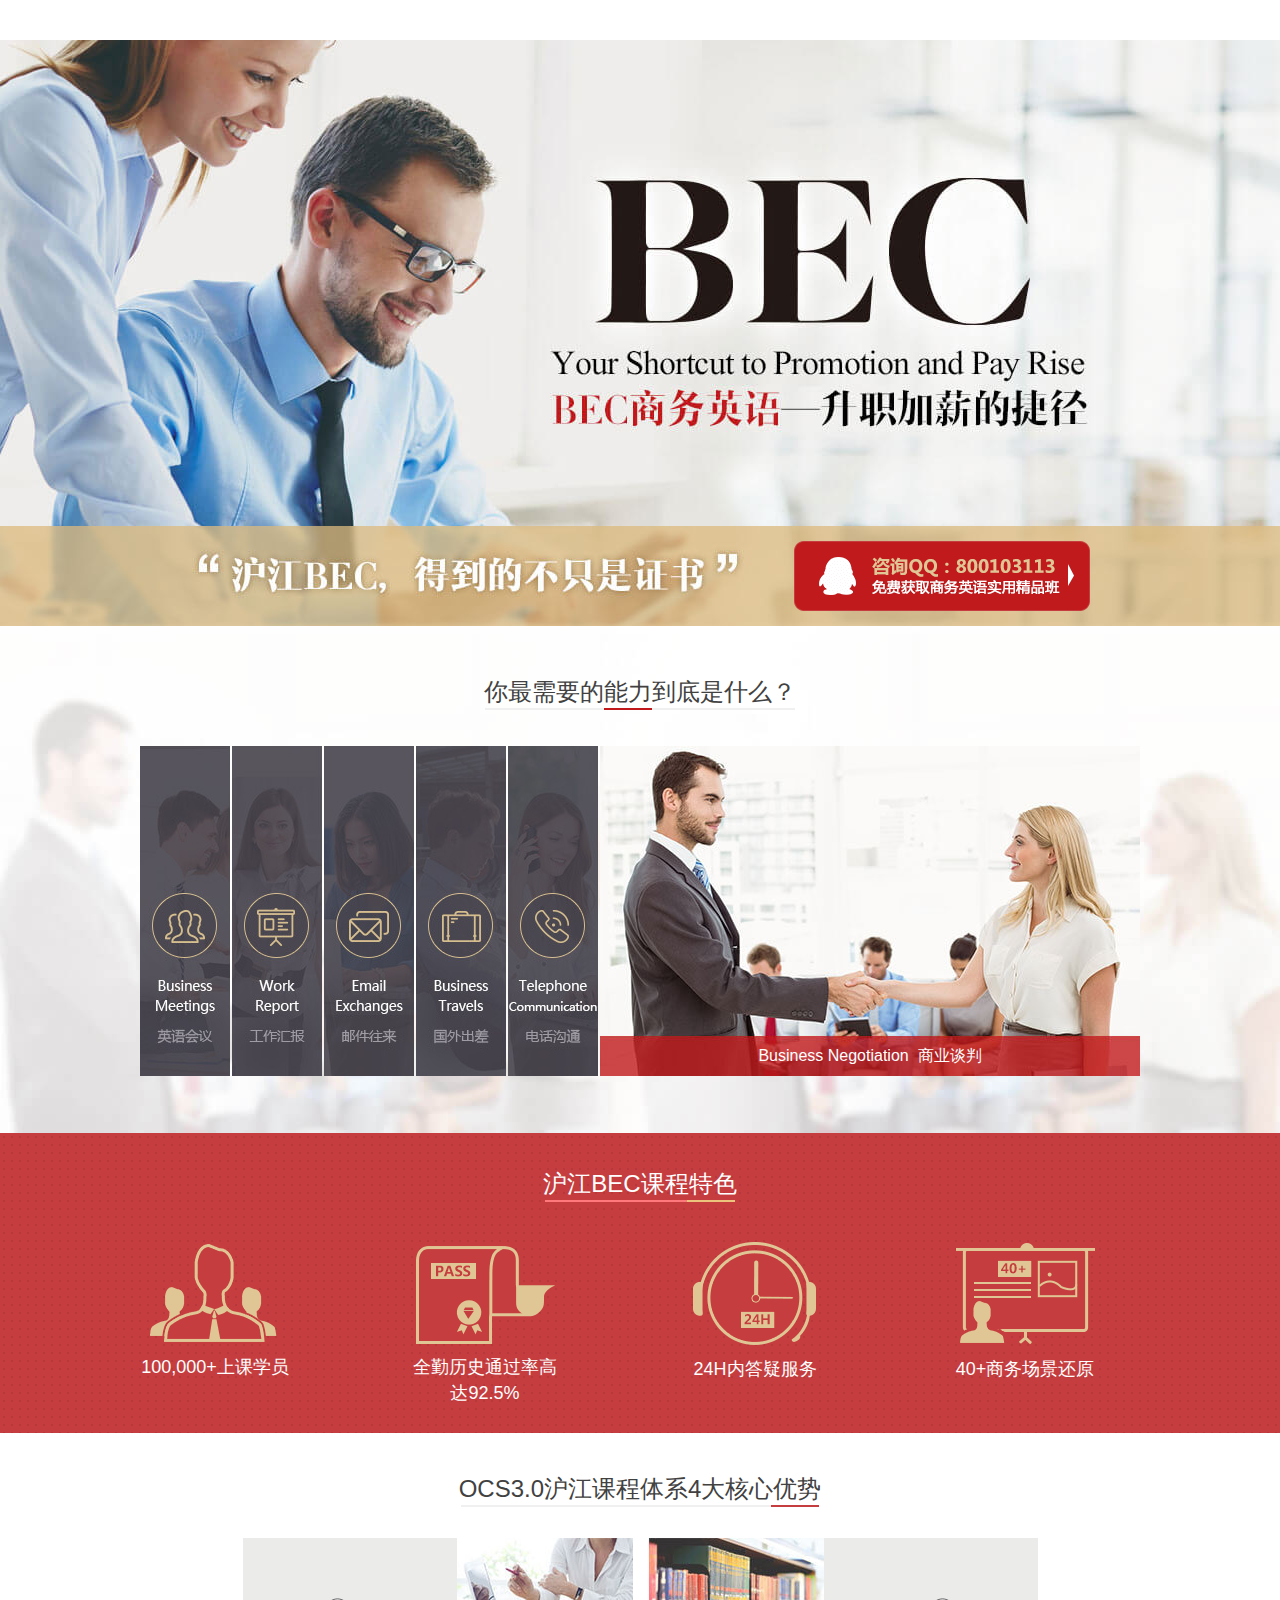
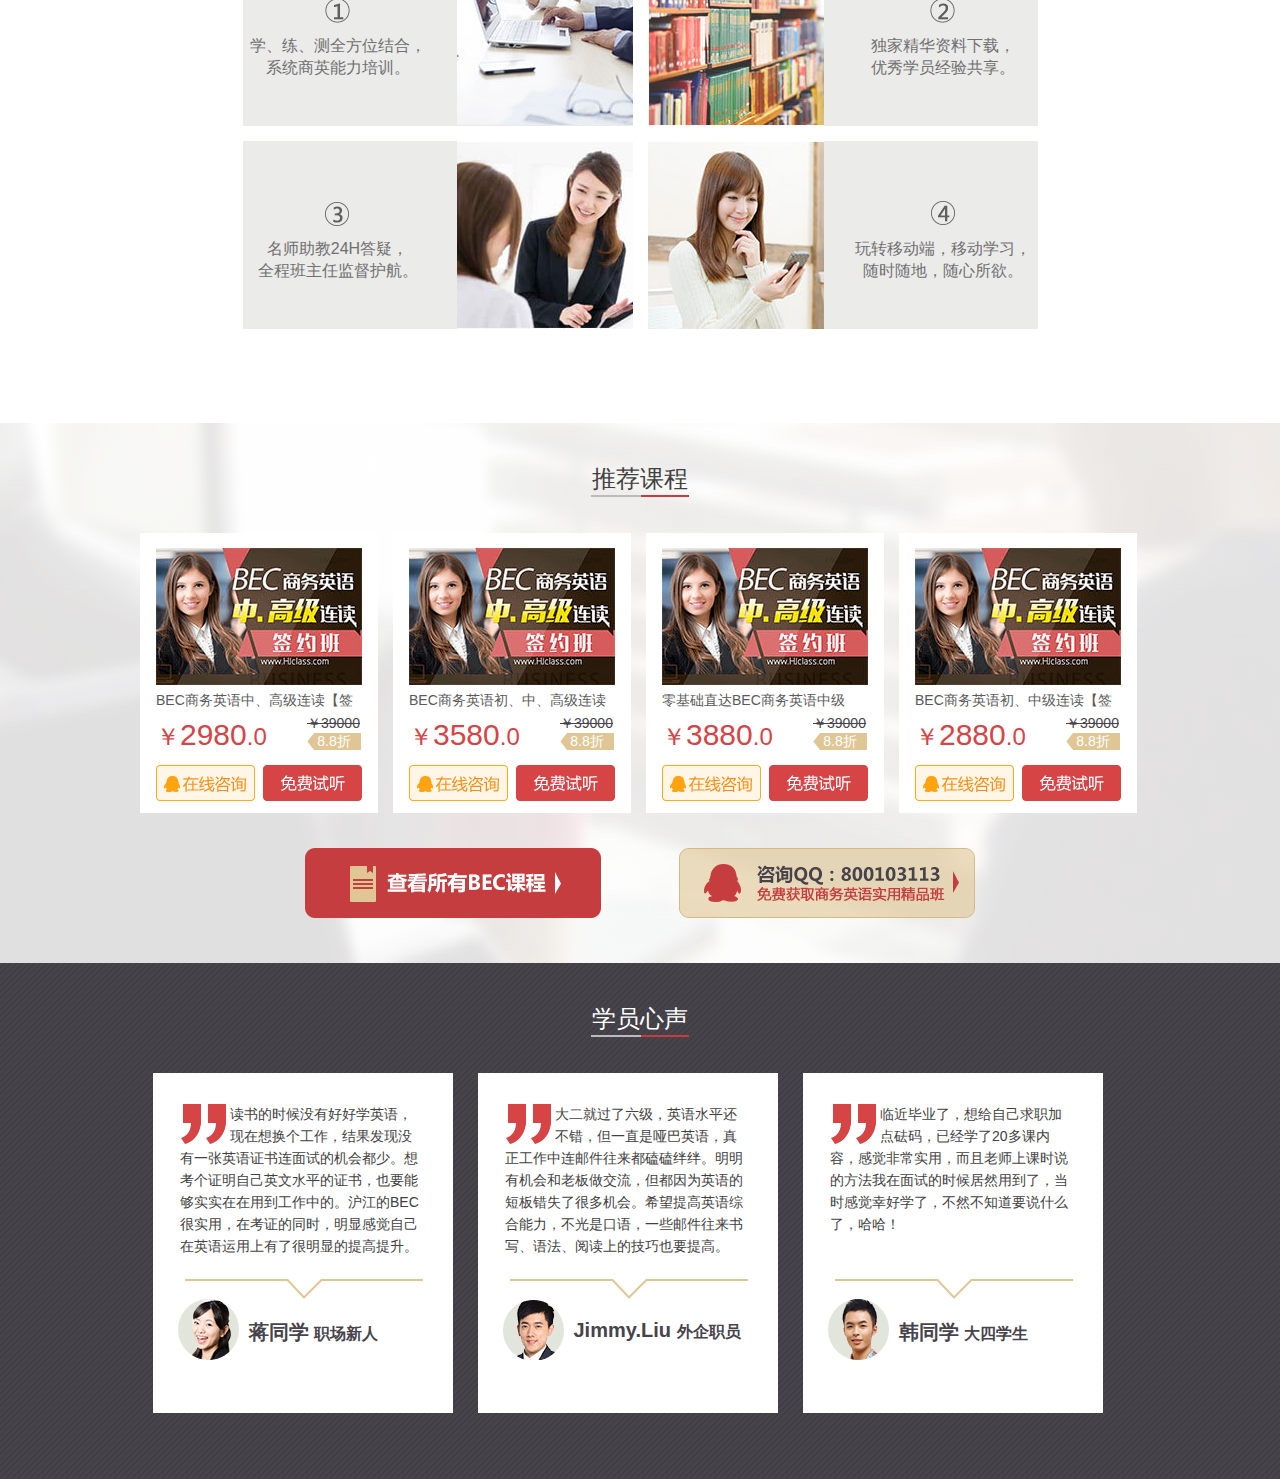
<file: BEC_web_pc/index.html>
<!DOCTYPE html>
<html lang="en">
<head>
	<meta charset="UTF-8">
	<meta name="viewport" content="width=device-width, minimum-scale=1.0, maximum-scale=1.0, user-scalable=no" />
	<meta http-equiv="cleartype" content="on" />
	<meta name="format-detection" content="telphone=no" />	
	<meta name="screen-orientation" content="portrait"> 
	<meta name="x5-orientation" content="portrait"> 
	<meta name="format-detection" content="telephone=no" />	 
	<meta name="renderer" content="webkit" />	 
	<meta name="renderer" content="ie-stand" />	 
	<title>BEC</title>
	<link rel="stylesheet"  href="css/reset.css">
  	<link rel="stylesheet"  href="css/style.css">
	<script src="js/jquery-1.8.2.min.js" ></script>
	<script src="js/index.js" ></script>
</head>
<body>  
	<div class="header-box">
		<div class="banner">
		</div>
		<div class="tiao-box">
			<div class="mid-box">
				<a href="http://wpa.b.qq.com/cgi/wpa.php?ln=2&uin=800103113" target="_blank" class="qq-zixun"></a>
			</div>
		</div>
	</div>
	<div class="mode2">
		<h2 class="title">
			你最需要的能力到底是什么？
			<span class="border-span">
				<em class="border-em"></em>
			</span>			
		</h2>
		<div class="mode2-content">
			<ul>
				<li class="slider-0">
					<div class="detail-slide-list"></div>
					<p class="txt">Business Meetings &nbsp;英语会议  </p>
				</li>				
				<li class="slider-1">
					<div class="detail-slide-list"></div>
					<p class="txt">Work Report &nbsp;工作汇报  </p>
				</li>				
				<li class="slider-2">
					<div class="detail-slide-list"></div>
					<p class="txt">Email Exchanges &nbsp;邮件往来  </p>
				</li>				
				<li class="slider-3">
					<div class="detail-slide-list"></div>
					<p class="txt">Business Travels &nbsp;国外出差  </p>
				</li>				
				<li class="slider-4">
					<div class="detail-slide-list"></div>
					<p class="txt">Telephone Communication &nbsp;电话沟通  </p>
				</li>				
				<li class="slider-5 no-mar-r add-width">
					<div class="detail-slide-list"></div>
					<p class="txt">Business Negotiation &nbsp;商业谈判  </p>
				</li>
			</ul>
		</div>
	</div>
	<div class="mode3 scroll-web1">
		<div class="mode3-content-box">
			<h2 class="title">
				沪江BEC课程特色
				<span class="red-line"><em class="line"></em></span>
			</h2>
			<ul class="ul-icon-box">
				<li>
					<div class="icon-box"></div>
					<h3 class="txt-detail">100,000+上课学员</h3>
				</li>				
				<li>
					<div class="icon-box icon-2"></div>
					<h3 class="txt-detail">全勤历史通过率高达92.5%</h3>
				</li>				
				<li>
					<div class="icon-box icon-3"></div>
					<h3 class="txt-detail">24H内答疑服务</h3>
				</li>				
				<li class="no-mar-r">
					<div class="icon-box icon-4"></div>
					<h3 class="txt-detail">40+商务场景还原</h3>
				</li>
			</ul>
		</div>
	</div>
	<div class="mode4">
		<div class="mode4-content-box">
			<h2 class="title">
				OCS3.0沪江课程体系4大核心优势
				<span class="red-line"><em class="line"></em></span>
			</h2>
			<div class="detail-box-top">
				<div class="the-l">
					<h2 class="txt-h2-ocs">
						<span class="num-list"></span>
						学、练、测全方位结合，<br>系统商英能力培训。
					</h2>
					<div class="pic-box-ocs ocs-1"></div>
				</div>
				<div class="the-r">
					<h2 class="txt-h2-ocs">
						<span class="num-list"></span>
						独家精华资料下载，<br>优秀学员经验共享。
					</h2>
					<div class="pic-box-ocs ocs-2"></div>
				</div>
			</div>
			<div class="detail-box-bot">
				<div class="the-l">
					<h2 class="txt-h2-ocs">
						<span class="num-list"></span>
						名师助教24H答疑，<br>全程班主任监督护航。
					</h2>
					<div class="pic-box-ocs ocs-3"></div>
				</div>
				<div class="the-r">
					<h2 class="txt-h2-ocs">
						<span class="num-list"></span>
						玩转移动端，移动学习，<br>随时随地，随心所欲。
					</h2>
					<div class="pic-box-ocs ocs-4"></div>
				</div>
			</div>
		</div>
	</div>
	<div class="mode5 scroll-web1">
		<div class="mode5-content-box">
			<h2 class="title">
				推荐课程
				<span class="red-line"><em class="line"></em></span>
			</h2>
			<ul class="class-mode">
			 	<li>
			 		<div class="class-detail">	
			 			<a href="http://class.hujiang.com/course/142263" target="_blank">
			 				<img src="./img/class-pic-01_25.jpg" alt="">
			 			</a>
			 			<h2 class="class-title">BEC商务英语中、高级连读【签约班】</h2>
			 			<div class="prize-box">
			 				<div class="money-now">￥<span class="money-span-now">2980</span>.0</div>
			 				<div class="money-old">
			 					<span class="old-money-span">￥<em class="em-money-old">39000</em></span>
			 					<span class="zhe-span"><em class="em-zhe">8.8</em>折</span>
			 				</div>
			 			</div>
			 			<div class="btn-group">
			 				<a href="http://wpa.b.qq.com/cgi/wpa.php?ln=2&uin=800103113" target="_blank" class="qq"><!-- QQ咨询 --></a>
			 				<a href="http://class.hujiang.com/course/142263" target="_blank" class="listen-class"><!-- 试听 --></a>
			 			</div>
			 		</div>
			 	</li>			 	
			 	<li>
			 		<div class="class-detail">	
			 			<a href="http://class.hujiang.com/course/139491" target="_blank">
			 				<img src="./img/class-pic-01_25.jpg" alt="">
			 			</a>
			 			<h2 class="class-title">BEC商务英语初、中、高级连读【签约班】</h2>
			 			<div class="prize-box">
			 				<div class="money-now">￥<span class="money-span-now">3580</span>.0</div>
			 				<div class="money-old">
			 					<span class="old-money-span">￥<em class="em-money-old">39000</em></span>
			 					<span class="zhe-span"><em class="em-zhe">8.8</em>折</span>
			 				</div>
			 			</div>
			 			<div class="btn-group">
			 				<a href="http://wpa.b.qq.com/cgi/wpa.php?ln=2&uin=800103113" target="_blank" class="qq"><!-- QQ咨询 --></a>
			 				<a href="http://class.hujiang.com/course/139491" target="_blank" class="listen-class"><!-- 试听 --></a>
			 			</div>
			 		</div>
			 	</li>			 	
			 	<li>
			 		<div class="class-detail">	
			 			<a href="http://class.hujiang.com/course/128106"  target="_blank">
			 				<img src="./img/class-pic-01_25.jpg" alt="">
			 			</a>
			 			<h2 class="class-title">零基础直达BEC商务英语中级【随到随学班】</h2>
			 			<div class="prize-box">
			 				<div class="money-now">￥<span class="money-span-now">3880</span>.0</div>
			 				<div class="money-old">
			 					<span class="old-money-span">￥<em class="em-money-old">39000</em></span>
			 					<span class="zhe-span"><em class="em-zhe">8.8</em>折</span>
			 				</div>
			 			</div>
			 			<div class="btn-group">
			 				<a href="http://wpa.b.qq.com/cgi/wpa.php?ln=2&uin=800103113" target="_blank" class="qq"><!-- QQ咨询 --></a>
			 				<a href="http://class.hujiang.com/course/128106" target="_blank" class="listen-class"><!-- 试听 --></a>
			 			</div>
			 		</div>
			 	</li>			 	
			 	<li class="no-mar-r">
			 		<div class="class-detail">	
			 			<a href="http://class.hujiang.com/course/192753" target="_blank">
			 				<img src="./img/class-pic-01_25.jpg" alt="">
			 			</a>
			 			<h2 class="class-title">BEC商务英语初、中级连读【签约10月班】</h2>
			 			<div class="prize-box">
			 				<div class="money-now">￥<span class="money-span-now">2880</span>.0</div>
			 				<div class="money-old">
			 					<span class="old-money-span">￥<em class="em-money-old">39000</em></span>
			 					<span class="zhe-span"><em class="em-zhe">8.8</em>折</span>
			 				</div>
			 			</div>
			 			<div class="btn-group">
			 				<a href="http://wpa.b.qq.com/cgi/wpa.php?ln=2&uin=800103113" target="_blank" class="qq"><!-- QQ咨询 --></a>
			 				<a href="http://class.hujiang.com/course/192753" target="_blank" class="listen-class"><!-- 试听 --></a>
			 			</div>
			 		</div>
			 	</li>
			 </ul>
			<div class="big-btn">
				<a href="http://wpa.b.qq.com/cgi/wpa.php?ln=2&uin=800103113" target="_blank" class="big-qq"><!-- 咨询QQ --></a>
				<a href="http://class.hujiang.com/course?cate=1322618" target="_blank" class="check-bec"><!-- 查看所有BEC课程 --></a>
			</div>
		</div>
	</div>
	<div class="mode6 scroll-web1">
		<div class="mode6-content-box">
			<h2 class="title">
				学员心声
				<span class="red-line"><em class="line"></em></span>
			</h2>
			<ul class="ul-list">
				<li>
					<div class="list-mode">
						<div class="txt-box">
							<span class="dot-double"></span>
							读书的时候没有好好学英语，现在想换个工作，结果发现没有一张英语证书连面试的机会都少。想考个证明自己英文水平的证书，也要能够实实在在用到工作中的。沪江的BEC很实用，在考证的同时，明显感觉自己在英语运用上有了很明显的提高提升。
						</div>
						<div class="line"></div>
						<div class="list-people">
							<span class="user-pic"><!-- 头像 --></span>
							<span class="user-name">蒋同学 <span class="user-position"> 职场新人</span></span>
							
						</div>
					</div>
				</li>				
				<li>
					<div class="list-mode">
						<div class="txt-box">
							<span class="dot-double"></span>
							大二就过了六级，英语水平还不错，但一直是哑巴英语，真正工作中连邮件往来都磕磕绊绊。明明有机会和老板做交流，但都因为英语的短板错失了很多机会。希望提高英语综合能力，不光是口语，一些邮件往来书写、语法、阅读上的技巧也要提高。
						</div>
						<div class="line"></div>
						<div class="list-people">
							<span class="user-pic user-2"><!-- 头像 --></span>
							<span class="user-name">Jimmy.Liu  <span class="user-position"> 外企职员</span></span>
							
						</div>
					</div>
				</li>				
				<li class="no-mar-r">
					<div class="list-mode">
						<div class="txt-box">
							<span class="dot-double"></span>
							临近毕业了，想给自己求职加点砝码，已经学了20多课内容，感觉非常实用，而且老师上课时说的方法我在面试的时候居然用到了，当时感觉幸好学了，不然不知道要说什么了，哈哈！
						</div>
						<div class="line"></div>
						<div class="list-people">
							<span class="user-pic user-3"><!-- 头像 --></span>
							<span class="user-name">韩同学  <span class="user-position"> 大四学生 </span></span>
							
						</div>
					</div>
				</li>
			</ul>
			
		</div>
	</div>
	<div class="nav-box">
		<ul class="nav-ul-list">
			<li class="add-bg-clo1 click-scroll">课程特色</li>
			<li class="add-bg-clo2 click-scroll">推荐课程</li>
			<li class="add-bg-clo1 click-scroll">学员心声</li>
			<li class="add-bg-clo2"><a href="http://wpa.b.qq.com/cgi/wpa.php?ln=2&uin=800103113" target="_blank" class="free-class">免费赠课</a></li>
			<li><a href="http://wpa.b.qq.com/cgi/wpa.php?ln=2&uin=800103113" target="_blank" class="zixun"></a></li>
			<li class="go-top"></li>
		</ul>
	</div>
</body> 
</html>
</file>
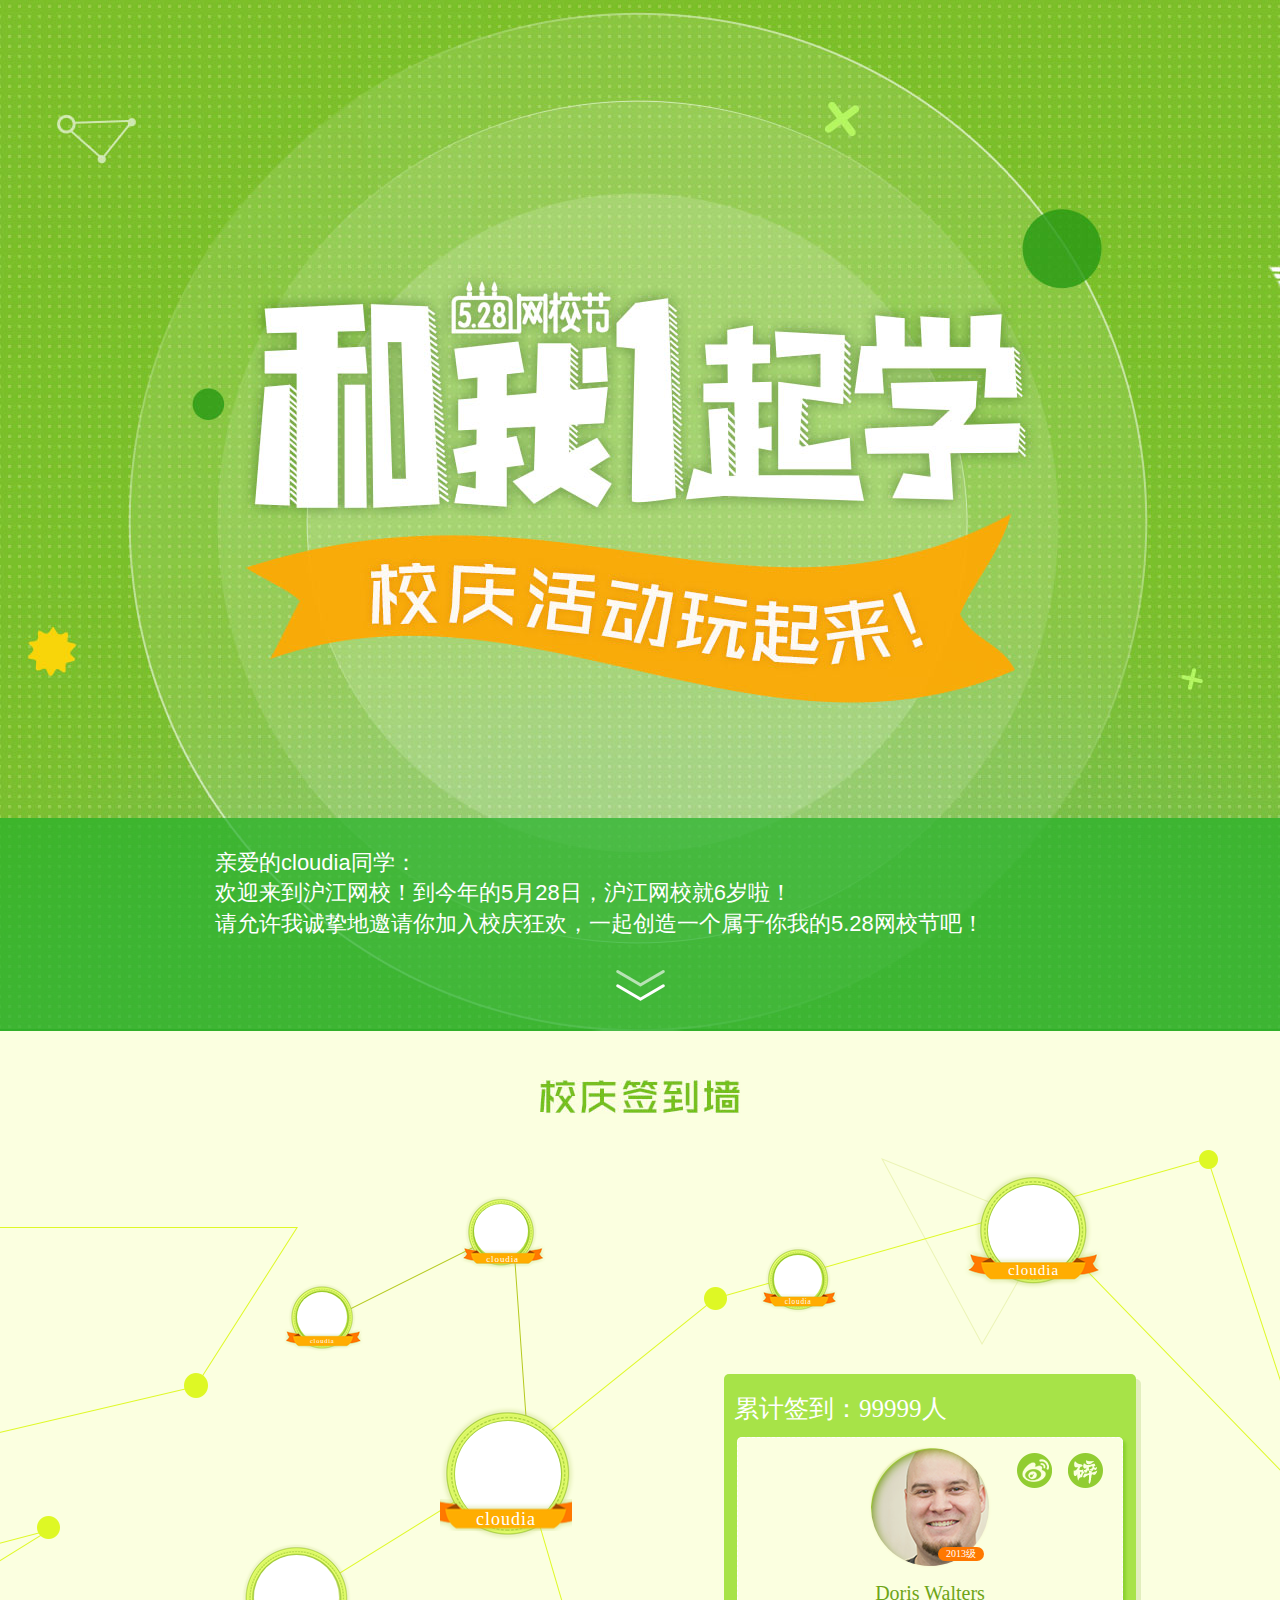
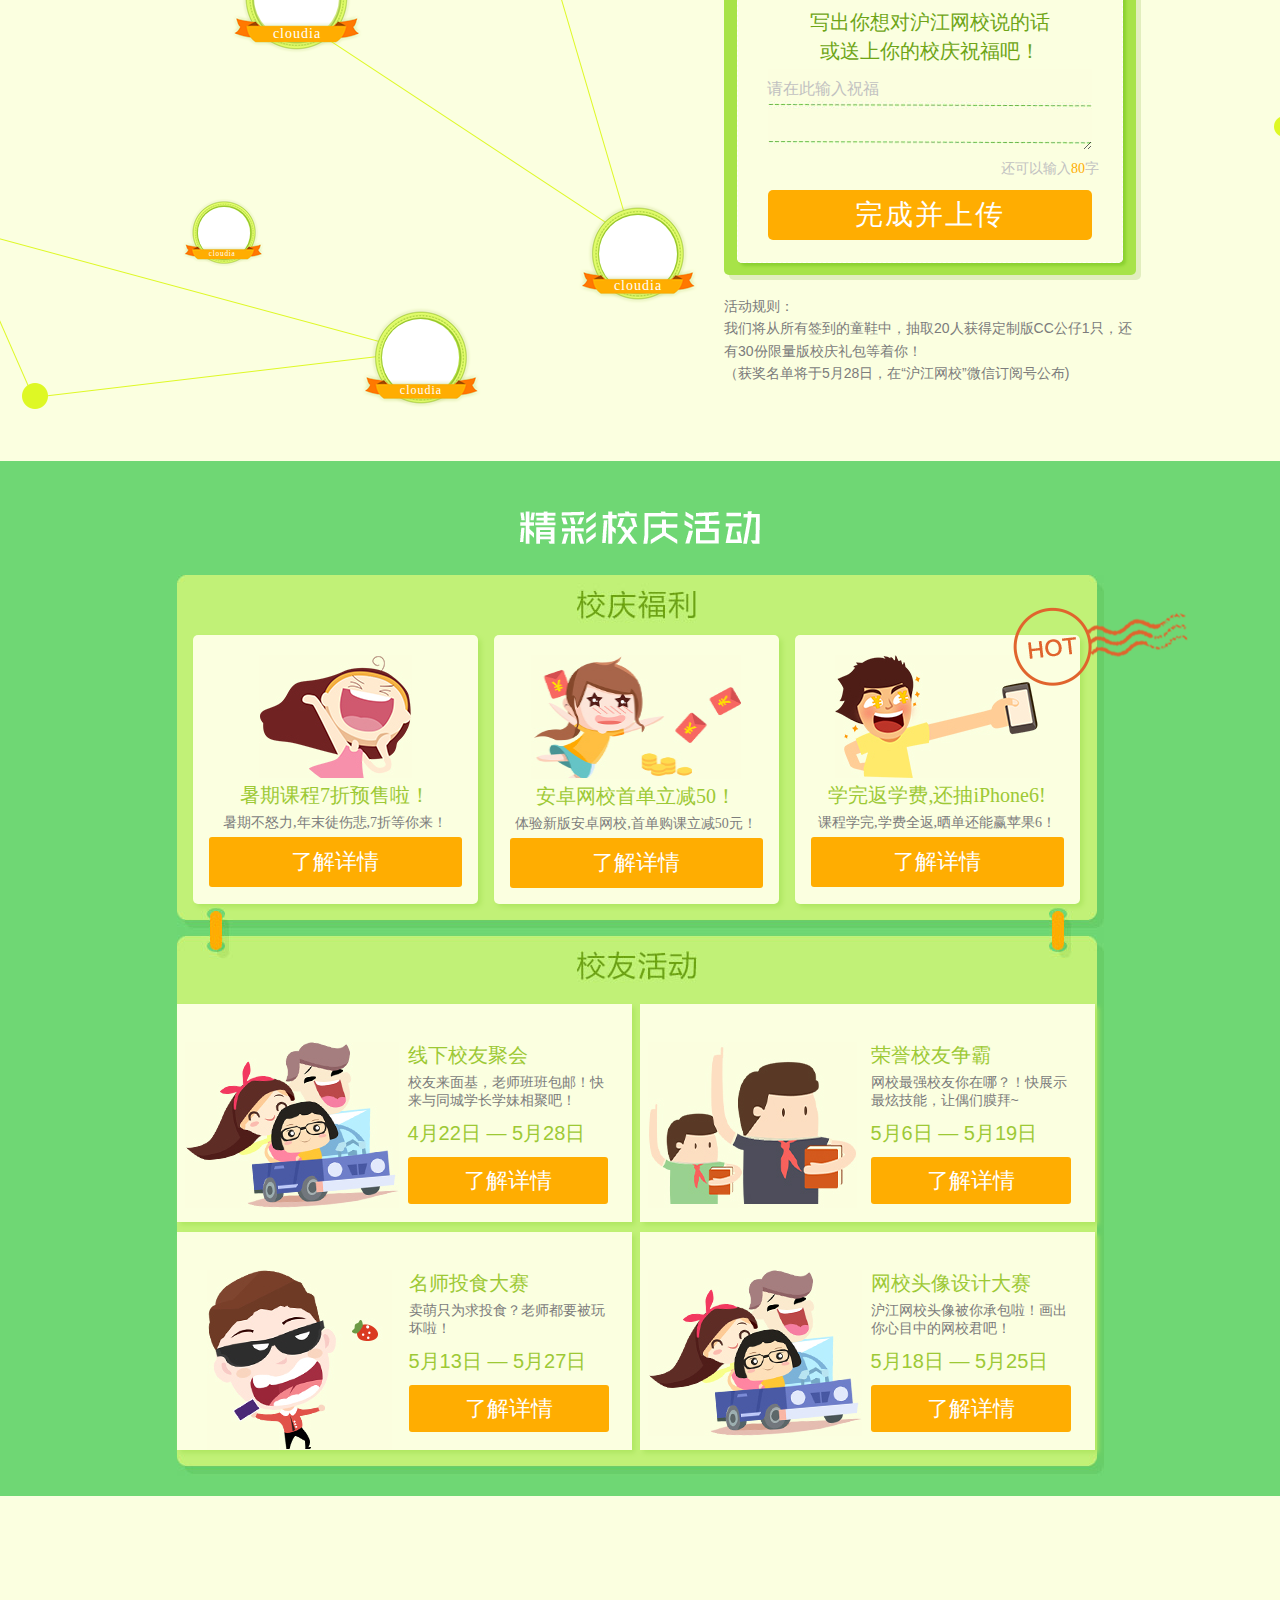
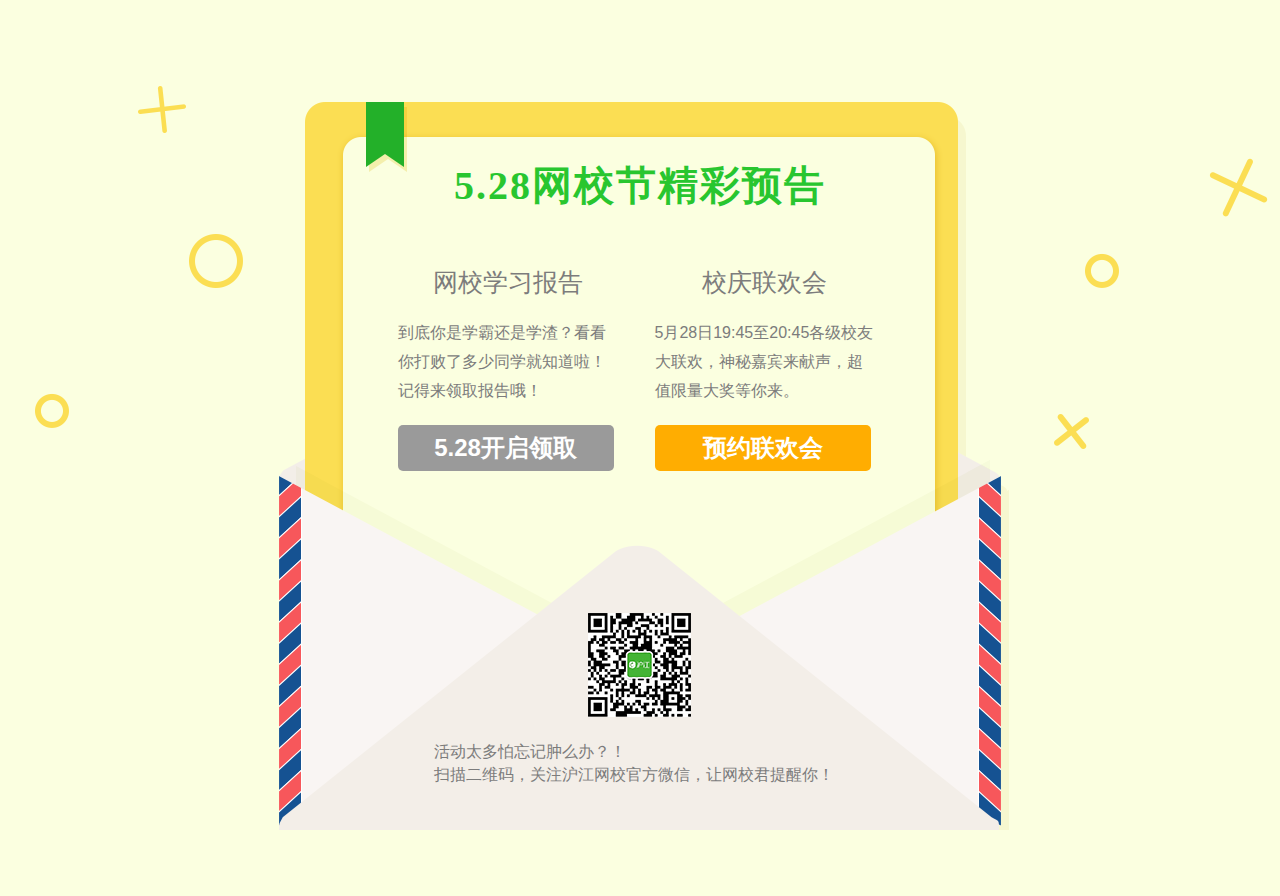
<file: school_study/index.html>
<!doctype html>
<html>
<head>
<meta charset="utf-8">
<title>无标题文档</title>
<link rel="stylesheet" href="css/index.css">
<link rel="stylesheet" href="css/reset.css">
<script type="text/javascript" src="js/jquery-1.7.2.js" ></script>
<script type="text/javascript" src="js/index.js"></script>
<!--[if IE 7]>
	<style>
    	.sch05 .img,.qd,.qd02 .img,.qd02 .nj{ position:relative; z-index:2; behavior:url('ie-css3.htc');}
    </style>
<![endif]-->
<!--[if IE 8]>
	<style>
    	.sch05 .img,.qd,.qd02 .img,.qd02 .nj{ position:relative; z-index:2; behavior:url('ie-css3.htc');}
    </style>
<![endif]-->
</head>

<body>
<div class="body">
  <div class="sch01"></div>
  <div class="sch02"></div>
  <div class="sch03"></div>
  <div class="sch04">
    <div class="sc01">
      <div class="login  ma" style="margin-bottom:30px">
        <p>亲爱的cloudia同学：</p>
        <p>欢迎来到沪江网校！到今年的5月28日，沪江网校就6岁啦！</p>
        <p>请允许我诚挚地邀请你加入校庆狂欢，一起创造一个属于你我的5.28网校节吧！</p>
      </div>
      <div class="login none  ma " style="margin-bottom:10px">
        <p>亲爱的cloudia同学：</p>
        <p> 作为沪江网校2014级学员，你与我们一起走过了5年的美好时光！</p>
        <p> 感谢有你，你的每一点鼓励，都是我刷新自己的动力，让我成为，更好的自己。</p>
        <p> 因此，请允许我诚挚地邀请你加入校庆狂欢！一起创造一个属于你我的5.28网校节吧！</p>
      </div>
      <div class="login none  ma" style="margin-bottom:30px">
        <p>亲爱的同学：</p>
        <p> 欢迎来到沪江网校！到今年的5月28日，沪江网校就6岁啦！</p>
        <p> 请允许我诚挚地邀请你加入校庆狂欢，一起创造一个属于你我的5.28网校节吧！ </p>
      </div>
      <div class="xia ma"><img src="img/btomm_03.png" width="51" height="33" ></div>
    </div>
  </div>
  <div class="sch05">
    <h2 class="ma"><img src="img/xm_08.jpg" width="201" height="34" ></h2>
    <div class="s05-content ma">
      <div class="s01 po">
        <div class="head">
          <div class="img" style="background-image:url(img/aa.jpg) !important; "></div>
          <div class="title"><span>cloudia</span></div>
        </div>
        <div class="ss-tc">
          <h3>2014级学员</h3>
          <div>值得一提的是，此次中国派出了由112名中国人民解放军军人组成的方队，这将是中国军队首次在红场阅兵中亮相。中国国际战略学会高级顾问王海运接受中新网记者采访时</div>
        </div>
      </div>
      <div class="s02 po">
        <div class="head">
          <div class="img" style="background:url(img/aa.jpg) no-repeat;"></div>
          <div class="title"><span>cloudia</span></div>
        </div>
        <div class="ss-tc">
          <h3>2014级学员</h3>
          <div>值得一提的是，此次中国派出了由112名中国人民解放军军人组成的方队，这将是中国军队首次在红场阅兵中亮相。中国国际战略学会高级顾问王海运接受中新网记者采访时</div>
        </div>
      </div>
      <div class="s03 po">
        <div class="head">
          <div class="img" style="background:url(img/aa.jpg) no-repeat;"></div>
          <div class="title"><span>cloudia</span></div>
        </div>
        <div class="ss-tc">
          <h3>2014级学员</h3>
          <div>值得一提的是，此次中国派出了由112名中国人民解放军军人组成的方队，这将是中国军队首次在红场阅兵中亮相。中国国际战略学会高级顾问王海运接受中新网记者采访时</div>
        </div>
      </div>
      <div class="s04 po">
        <div class="head">
          <div class="img" style="background:url(img/aa.jpg) no-repeat;"></div>
          <div class="title"><span>cloudia</span></div>
        </div>
        <div class="ss-tc">
          <h3>2014级学员</h3>
          <div>值得一提的是，此次中国派出了由112名中国人民解放军军人组成的方队，这将是中国军队首次在红场阅兵中亮相。中国国际战略学会高级顾问王海运接受中新网记者采访时</div>
        </div>
      </div>
      <div class="s05 po">
        <div class="head">
          <div class="img" style="background:url(img/aa.jpg) no-repeat;"></div>
          <div class="title"><span>cloudia</span></div>
        </div>
        <div class="ss-tc">
          <h3>2014级学员</h3>
          <div>值得一提的是，此次中国派出了由112名中国人民解放军军人组成的方队，这将是中国军队首次在红场阅兵中亮相。中国国际战略学会高级顾问王海运接受中新网记者采访时</div>
        </div>
      </div>
      <div class="s06 po">
        <div class="head">
          <div class="img" style="background:url(img/aa.jpg) no-repeat;"></div>
          <div class="title"><span>cloudia</span></div>
        </div>
        <div class="ss-tc">
          <h3>2014级学员</h3>
          <div>值得一提的是，此次中国派出了由112名中国人民解放军军人组成的方队，这将是中国军队首次在红场阅兵中亮相。中国国际战略学会高级顾问王海运接受中新网记者采访时</div>
        </div>
      </div>
      <div class="s07 po">
        <div class="head">
          <div class="img" style="background:url(img/aa.jpg) no-repeat;"></div>
          <div class="title"><span>cloudia</span></div>
        </div>
        <div class="ss-tc">
          <h3>2014级学员</h3>
          <div>值得一提的是，此次中国派出了由112名中国人民解放军军人组成的方队，这将是中国军队首次在红场阅兵中亮相。中国国际战略学会高级顾问王海运接受中新网记者采访时</div>
        </div>
      </div>
      <div class="s08 po">
        <div class="head">
          <div class="img" style="background:url(img/aa.jpg) no-repeat;"></div>
          <div class="title"><span>cloudia</span></div>
        </div>
        <div class="ss-tc">
          <h3>2014级学员</h3>
          <div>值得一提的是，此次中国派出了由112名中国人民解放军军人组成的方队，这将是中国军队首次在红场阅兵中亮相。中国国际战略学会高级顾问王海运接受中新网记者采访时</div>
        </div>
      </div>
      <div class="s09 po">
        <div class="head">
          <div class="img" style="background:url(img/aa.jpg) no-repeat;"></div>
          <div class="title"><span>cloudia</span></div>
        </div>
        <div class="ss-tc">
          <h3>2014级学员</h3>
          <div>值得一提的是，此次中国派出了由112名中国人民解放军军人组成的方队，这将是中国军队首次在红场阅兵中亮相。中国国际战略学会高级顾问王海运接受中新网记者采访时</div>
        </div>
      </div>
      <div class="loginw"> 
        
        <!-- 已经登录 -->
        
        <div class="qd">
          <h4>累计签到：99999人</h4>
          <div class="qd01">
            <div class="qd02">
              <div class="imgout">
                <div class="img" id="img" style="background:url(img/s01img_03.png) no-repeat;"></div>
              </div>
              <div class="ss"> <a href="" class="ss01"></a> <a href="" class="ss02"></a> </div>
              <div class="nj">2013级</div>
              <div class="want">
                <p>Doris Walters</p>
                <p>写出你想对沪江网校说的话</p>
                <p>或送上你的校庆祝福吧！</p>
              </div>
              <div  class="pl-wrap"><textarea id="num" autocomplete="off" class="pltxt" ></textarea><span class="plholder">请在此输入祝福</span></div>
              <div class="qd03">还可以输入<span id="lase">80</span>字</div>
              <a href="javascript:;" class="up" >完成并上传</a> </div>
          </div>
        </div>
	<script>
		placeholder();
	</script>
        <!-- 未登录 -->
        <div class="qd none "  >
          <h4>累计签到：99999人</h4>
          <div class="qd01">
            <div class="qd02">
              <div class="img" style="background:url(img/aaa_03.png) no-repeat;"></div>
              <div class="ss"> <a href="" class="ss01"></a> <a href="" class="ss02"></a> </div>
              <p style="font-size:20px; font-weight:lighter">未登录</p>
              <br>
              <p style="font-size:24px; font-family:'微软雅黑'">赶紧登录并完成签到吧！</p>
              <br>
              <a href="" class="up" >登录</a> </div>
          </div>
        </div>
        
        <!-- 活动规则 -->
        <div class="rule">
          <p>活动规则：</p>
          <P> </p>
          <P>我们将从所有签到的童鞋中，抽取20人获得定制版CC公仔1只，还有30份限量版校庆礼包等着你！</p>
          <P> （获奖名单将于5月28日，在“沪江网校”微信订阅号公布)</P>
        </div>
      </div>
    </div>
  </div>
  <!-- 校庆签到墙 -->
  <div class="sch06">
    <h2 class="ma"><img src="img/xq_03.png" width="240" height="33" ></h2>
    <div class="cs06-con ma">
    	<div class="well-being">
        	<dl>
            	<dt><img src="img/5_06.jpg" width="153" height="123" ></dt>
                <dd class="dd01">暑期课程7折预售啦！</dd>
                <dd class="dd02">暑期不怒力,年末徒伤悲,7折等你来！</dd>
                <dd><a href="">了解详情</a></dd>
            </dl>
            <dl>
            	<dt><img src="img/ff.jpg" width="210" height="124" ></dt>
                <dd class="dd01"> 安卓网校首单立减50！</dd>
                <dd class="dd02">体验新版安卓网校,首单购课立减50元！</dd>
                <dd><a href="">了解详情</a></dd>
            </dl>
            <dl class="none" id="dl01">
            	<dt><img src="img/5_09.jpg" width="205" height="123" ></dt>
                <dd class="dd01">晒单赢iPhone6,快来！</dd>
                <dd class="dd02">晒单有奖，iPhone6及校庆周边等你来！</dd>
                <dd><a href="">5.20开启活动</a></dd>
            </dl>
            <dl id="dl02">
            	<dt><img src="img/5_09.jpg" width="205" height="123" ></dt>
                <dd class="dd01">学完返学费,还抽iPhone6!</dd>
                <dd class="dd02">课程学完,学费全返,晒单还能赢苹果6！</dd>
                <dd><a href="">了解详情</a></dd>
                <dd><img src="img/5_03.png" width="181" height="82" ></dd>
            </dl>
            
        </div>
        <div class="clearFix" style="clear:both"></div>
        <div class="well-acting">
        	<dl>
            	<dt><img src="img/5_15.jpg" width="214" height="166" ></dt>
                <dd class="dd01">线下校友聚会</dd>
                <dd class="dd02">校友来面基，老师班班包邮！快来与同城学长学妹相聚吧！</dd>
                <dd class="dd03">4月22日 — 5月28日</dd>
                <dd><a href="">了解详情</a></dd>
            </dl><dl>
            	<dt><img src="img/5_18.jpg" width="209" height="166" ></dt>
                <dd class="dd01">荣誉校友争霸</dd>
                <dd class="dd02">网校最强校友你在哪？！快展示最炫技能，让偶们膜拜~</dd>
                <dd class="dd03">5月6日 — 5月19日</dd>
                <dd><a href="">了解详情</a></dd>
            </dl><dl>
            	<dt style="padding-left:30px; width:202px"><img src="img/5_23.jpg" width="185" height="180" ></dt>
                <dd class="dd01">名师投食大赛</dd>
                <dd class="dd02">卖萌只为求投食？老师都要被玩坏啦！</dd>
                <dd class="dd03">5月13日 — 5月27日</dd>
                <dd><a href="">了解详情</a></dd>
            </dl><dl>
            	<dt><img src="img/5_15.jpg" width="214" height="166" ></dt>
                <dd class="dd01">网校头像设计大赛</dd>
                <dd class="dd02">沪江网校头像被你承包啦！画出你心目中的网校君吧！</dd>
                <dd class="dd03">5月18日 — 5月25日</dd>
                <dd><a href="">了解详情</a></dd>
            </dl>
        </div>
    </div>
  </div>
  <!--  -->
  <div class="sch07">
    <div class="ma sc7-con">
      <h2>5.28网校节精彩预告</h2>
      <div class="clearFix">
        <dl>
          <dt>网校学习报告</dt>
          <dd>
            <p>到底你是学霸还是学渣？看看你打败了多少同学就知道啦！记得来领取报告哦！</p>
          </dd>
          <dd><a href="" class="not">5.28开启领取</a></dd>
        </dl>
        <dl>
          <dt>校庆联欢会</dt>
          <dd>
            <p>5月28日19:45至20:45各级校友大联欢，神秘嘉宾来献声，超值限量大奖等你来。</p>
          </dd>
          <dd><a href="">预约联欢会</a></dd>
        </dl>
      </div>
      <div class="info">
        <p>活动太多怕忘记肿么办？！</p>
        <p>扫描二维码，关注沪江网校官方微信，让网校君提醒你！</p>
      </div>
    </div>
  </div>
</div>
</body>
</html>
</file>
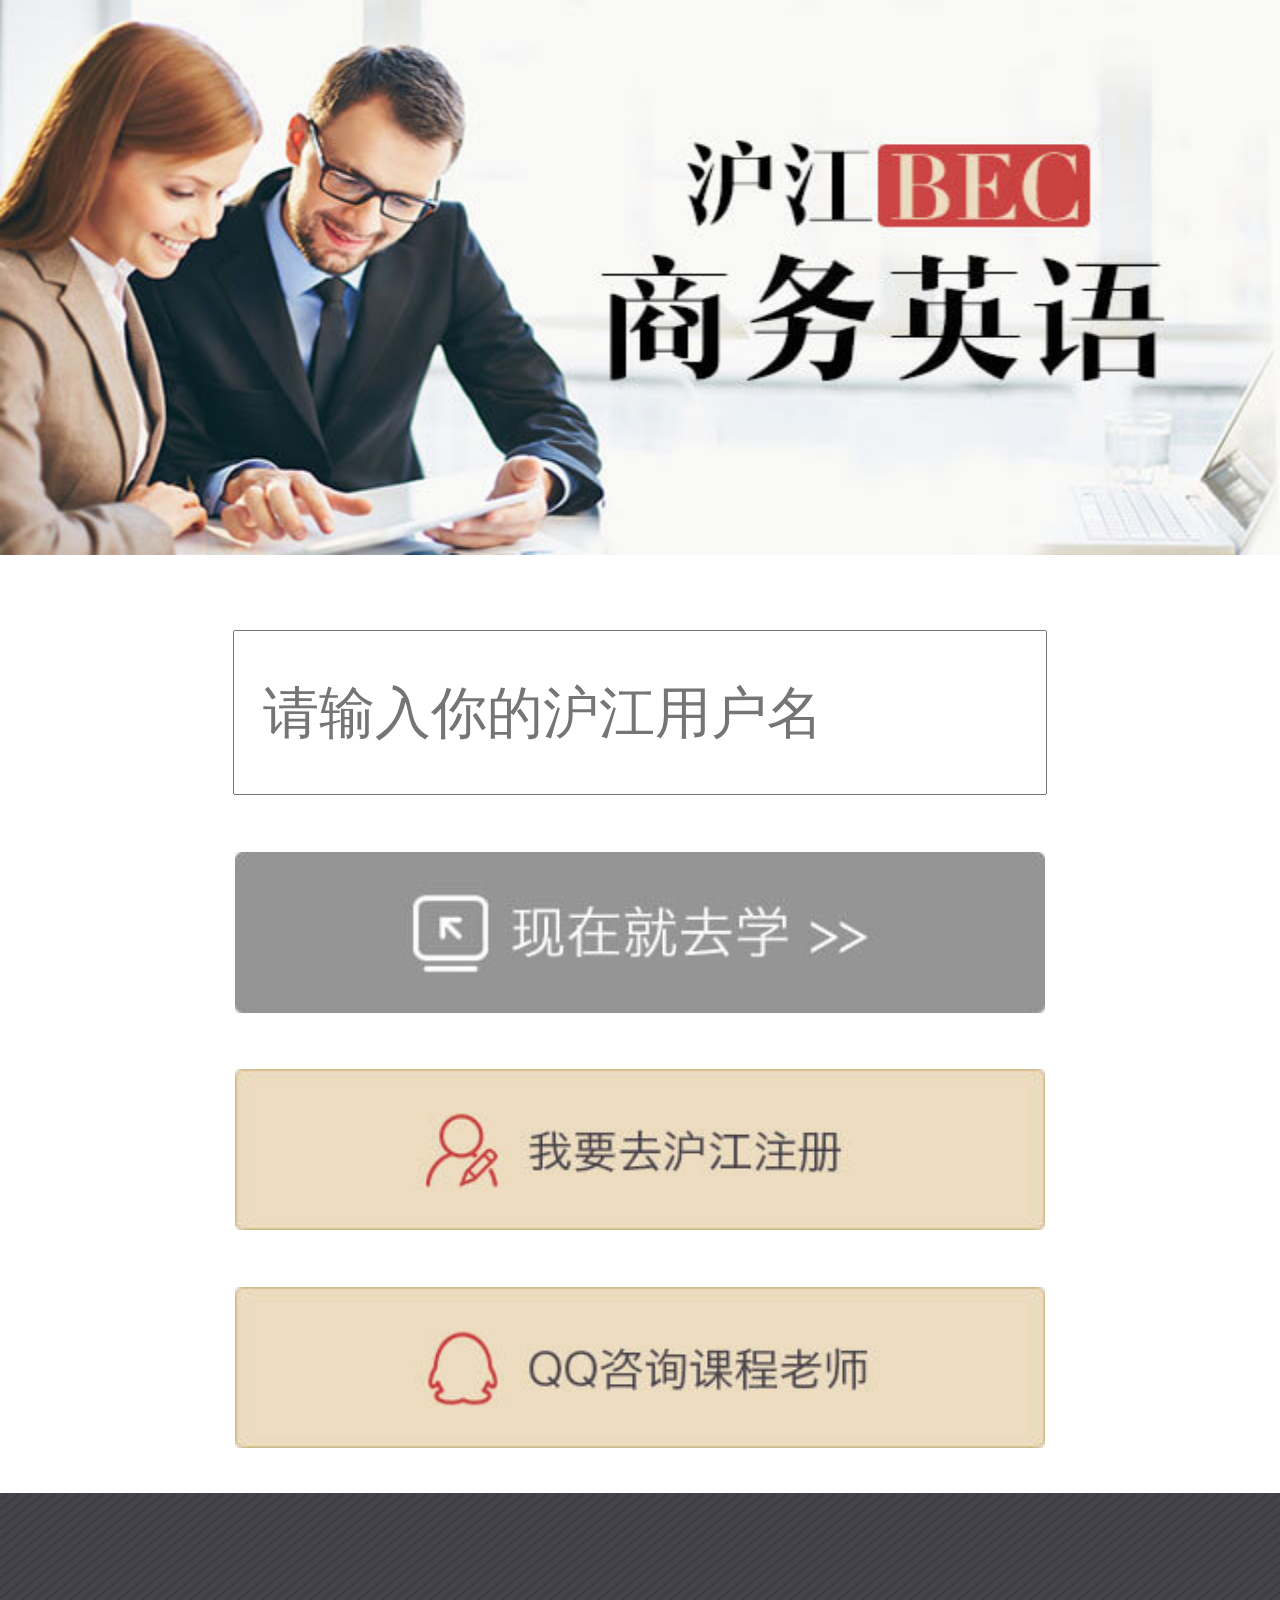
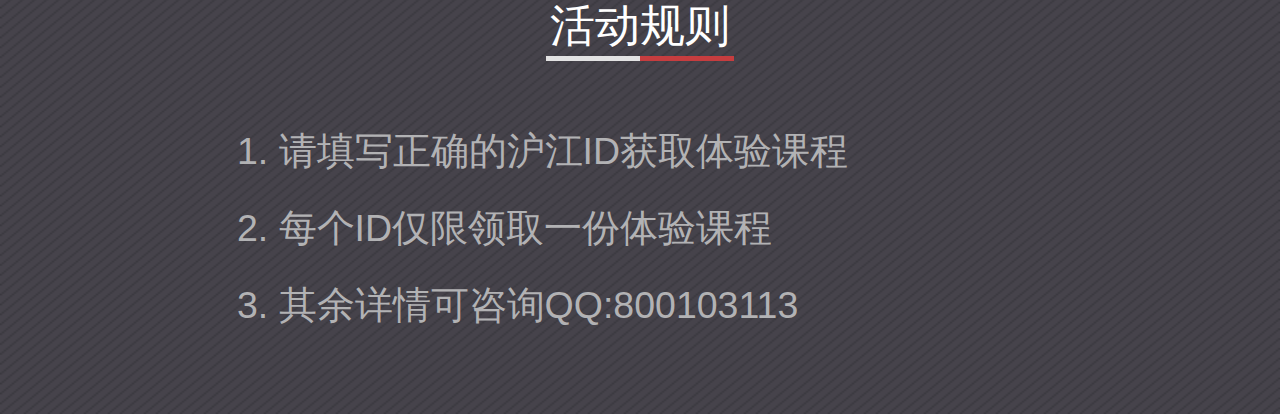
<file: BEC_web_m/login.html>
<!DOCTYPE html>
<html lang="en">
<head>
	<meta charset="UTF-8">
	<meta name="viewport" content="width=device-width, minimum-scale=1.0, maximum-scale=1.0, user-scalable=no" />
	<meta http-equiv="cleartype" content="on" />
	<meta name="format-detection" content="telphone=no" />
	<meta name="screen-orientation" content="portrait">
	<meta name="x5-orientation" content="portrait">
	<meta name="format-detection" content="telephone=no" />
	<title>BEC-Login</title>
	<link rel="stylesheet"  href="css/reset-and-rem.min.css">
	<link rel="stylesheet"  href="css/login.css">
	<script src="js/jquery-1.8.2.min.js" ></script> 
</head>
<body>
	<div class="header-box"></div>
	<div class="click-box">
		 <input type="text" class="user-name" id="user-name" placeholder="请输入你的沪江用户名">
		 <a href="###" class="go-link"></a>
		 <a href="###" class="register"><!-- 我要去沪江注册 --></a>
		 <a href="http://wpa.b.qq.com/cgi/wpa.php?ln=2&uin=800103113" target="_blank" class="qq-zixun"><!-- QQ咨询课程老师 --></a>
	</div> 
	<div class="rule-mode"> 
		<h2 class="title-box">
			活动规则
			<span class="span-line"> <em class="em-line"></em>
			</span>
		</h2> 
		<ul class="list-ul-rule">
			<li>
				<!-- <div class="num">1.</div> -->
				<div class="rule-txt-box">1. 请填写正确的沪江ID获取体验课程 </div>
			</li>			
			<li>
				<!-- <div class="num">2.</div> -->
				<div class="rule-txt-box">2. 每个ID仅限领取一份体验课程</div>
			</li>			
			<li>
				<!-- <div class="num">3.</div> -->
				<div class="rule-txt-box">3. 其余详情可咨询QQ:800103113 </div>
			</li>
		</ul>
	</div> 
<script>
	
 	$(document).ready(function(){
		var txt_input = $('#user-name').val();
		$('.register').click(function() {
			 window.location.href = "http://pass2.hujiang.com/m/login/?url=" + location.href;
		});
		$('#user-name').blur(function() {			 
			if ( txt_input != '请输入你的沪江用户名' ) { 
				 
				$('.go-link').attr({
					'href': 'hujiangclass3://hjclass.hujiang.com/classintro/15183876' ,
					'target':'_blank'
				});
				$('.go-link').css({
					'background': 'url(./img/img2/ele2-pic_04.jpg) center no-repeat',
					'background-size':'100%  100%',
					'-webkit-background-size':'100%  100%'

				});

			} else{
				$('.go-link').attr({
					'href': 'javascript:' ,
					'target':'_blank'
				});
				$('.go-link').css({
					'background': 'url(./img/img2/ele2-pic_07.jpg) center no-repeat',
					'background-size':'100%  100%',
					'-webkit-background-size':'100%  100%'

				});
			}
		}); 
	}); 
</script>
</body>
</html>
</file>
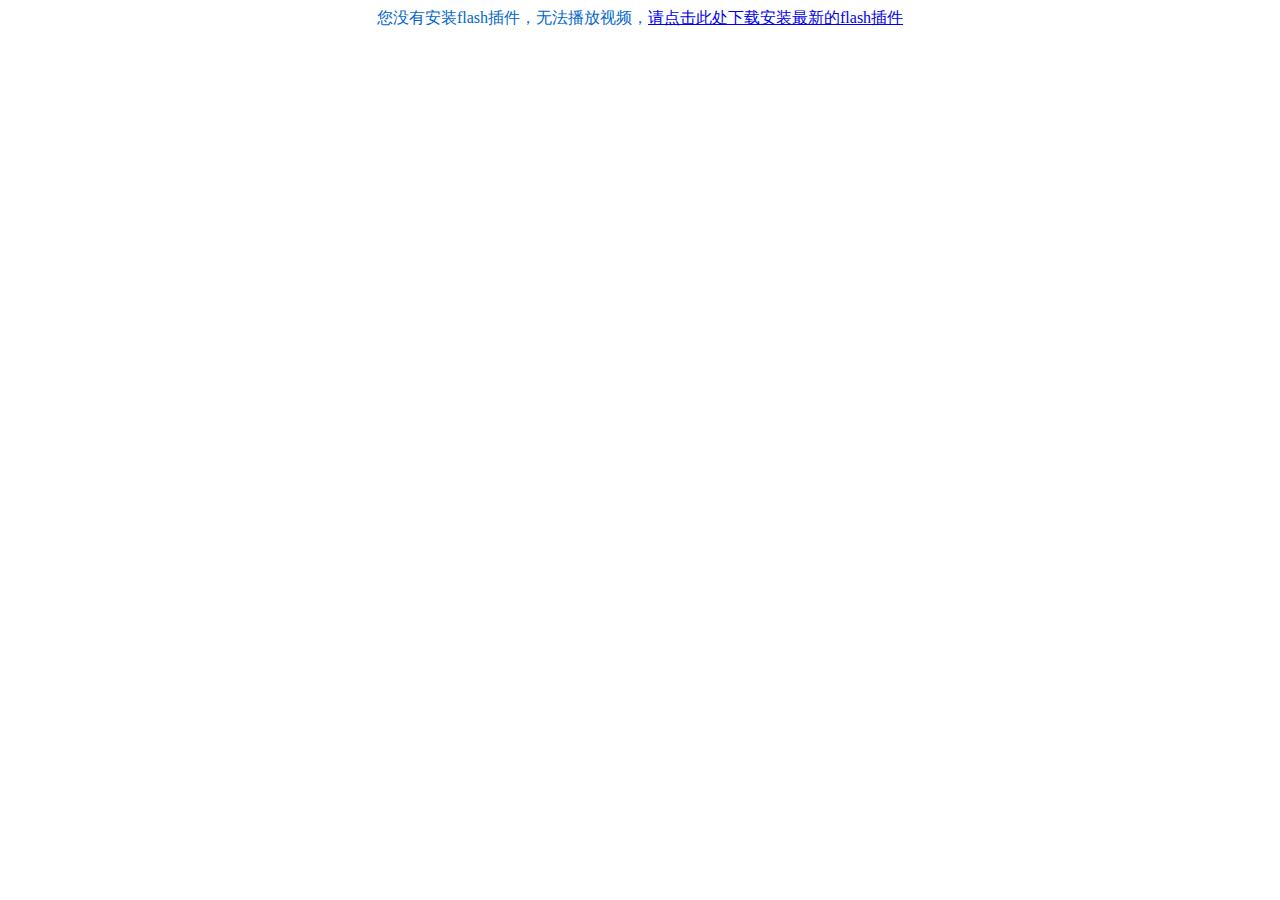
<file: video-demo/video.html>
<!DOCTYPE html PUBLIC "-//W3C//DTD XHTML 1.0 Transitional//EN" "http://www.w3.org/TR/xhtml1/DTD/xhtml1-transitional.dtd">
<html xmlns="http://www.w3.org/1999/xhtml">
<head>
<meta http-equiv="Content-Type" content="text/html; charset=utf-8" />
<title>Video</title>
<script src="http://res.hjfile.cn/js/??lib/jq/1.8.3/jquery.min.js,lib/jqp/simplemodal/1.4.4/simplemodal.min.js" type="text/javascript"></script>
<script type="text/javascript" src="ckplayer/ckplayer.js" charset="utf-8"></script>
</head>

<body>
<div id="video">
    <object pluginspage="http://www.macromedia.com/go/getflashplayer" classid="clsid:d27cdb6e-ae6d-11cf-96b8-444553540000" codebase="http://download.macromedia.com/pub/shockwave/cabs/flash/swflash.cab#version=11,3,0,0" width="500" height="318" id="ckplayer_a1" name="ckplayer_a1" align="middle">
        <param name="allowScriptAccess" value="always">
        <param name="allowFullScreen" value="true">
        <param name="quality" value="high">
        <param name="bgcolor" value="#FFF">
        <param name="wmode" value="transparent">
        <param name="movie" value="ckplayer/ckplayer.swf">
        <param name="flashvars" value="f=http://www.hujiang.com/classzt/007/mp4/Korea.mp4&amp;c=0&amp;b=1">
        <embed allowscriptaccess="always" allowfullscreen="true" quality="high" bgcolor="#FFF" wmode="transparent" src="ckplayer/ckplayer.swf" flashvars="f=http://www.hujiang.com/classzt/007/mp4/Korea.mp4&amp;c=0&amp;b=1" width="500" height="318" name="ckplayer_a1" id="ckplayer_a1" align="middle" type="application/x-shockwave-flash" pluginspage="http://www.macromedia.com/go/getflashplayer">
    </object>
</div>
<script type="text/javascript" src="ckplayer/ckplayer.js" charset="utf-8"></script>
<script type="text/javascript">
	var flashvars={
		f:'http://www.hujiang.com/classzt/007/mp4/Korea.mp4',
		c:0,
		b:1
		};
	var params={bgcolor:'#FFF',allowFullScreen:true,allowScriptAccess:'always',wmode:'transparent'};
	CKobject.embedSWF('ckplayer/ckplayer.swf','video','ckplayer_a1','500','318',flashvars,params); 
</script>
</body>
</html>
</file>
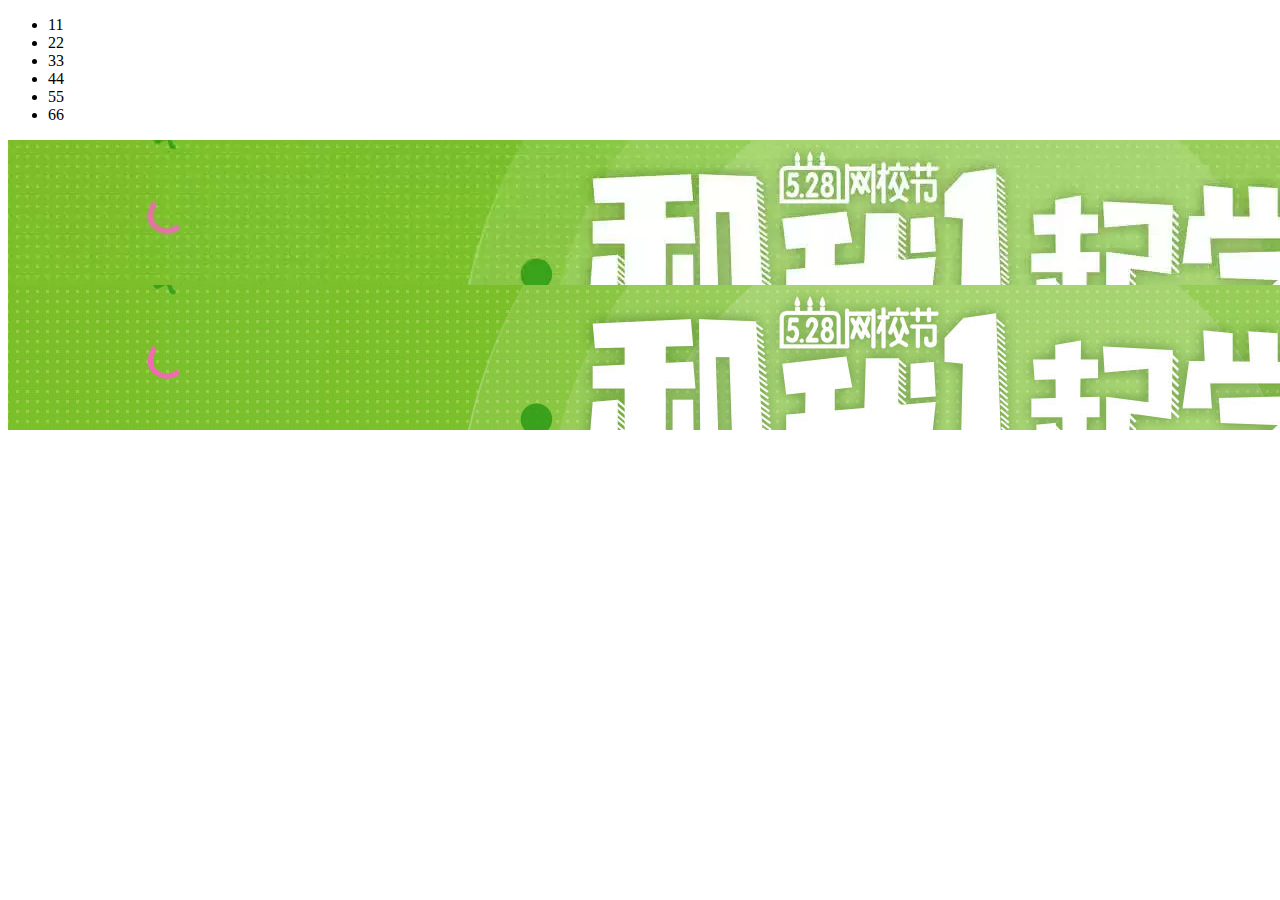
<file: school_study/images/jjj.html>
<!DOCTYPE html PUBLIC "-//W3C//DTD XHTML 1.0 Transitional//EN" "http://www.w3.org/TR/xhtml1/DTD/xhtml1-transitional.dtd">
<html xmlns="http://www.w3.org/1999/xhtml">
<head>
<meta http-equiv="Content-Type" content="text/html; charset=utf-8" />
<title>无标题文档</title>
<script type="text/javascript" src="WebP.js"></script>
</head>

<body>
<ul id="ul">
	<li>11</li>
    <li>22</li>
    <li>33</li>
    <li>44</li>
    <li>55</li>
    <li>66</li>
</ul>
<script type="text/javascript">
	window.onload = function(){
		var obj = document.getElementById("ul").getElementsByTagName("li");
		//alert(obj.length);
		for(var i = 0; i < obj.length; i++){
			obj[i].index = i;
			obj[i].onclick = function(){
				alert(this.index);		
			}
			}
		}
</script>
<img src="ban02_02_01.webp" width="" height="" alt="ffdfds" /><br />
<img src="ban02_02_01.jpg" width="1920" height="145" alt="fff" />
</body>
</html>
</file>
<file: 0922newSkill/css/index.css>
@charset "utf-8";
body,html{ min-width: 1260px;background-color: #f7f7f7;}
.add-mar-l	{ margin-left: 25px!important;}
.add-no-marr { margin-right: 0px!important;}
.header-box{ min-width: 1125px; height:auto;  margin:0 auto; overflow: hidden;} 
.header-box .bg-box{min-width: 1125px; height: auto;  }
.header-box .bg-box img{ width: 100%; height: auto; margin:0 auto; display: block; float: left;}
.header-box .bg-box .gifbox{  min-width: 1125px; height: 150px;   position: relative; top: 0; left: 0; z-index: 1; *position: absolute; *margin-left: 2.5%;*margin-top: 1%; }
.header-box .bg-box .gifbox img{ width:21%;*width:23%; height: auto; margin-top: 6%;  margin-left:13%; *margin-top: 7%;  *margin-left:13%;  position: absolute; }

.mode-1{ min-width: 1125px; height: 1315px; margin:0 auto; background-color: #d7d6e1; overflow: hidden;}
.mode-1 .title-pic-box{ width: 1125px; height: 345px; background:url(../img/title-box1.png) center no-repeat; position: relative; margin:160px auto 0;}
.mode-1 .title-pic-box .box-pic-1{ width: 1026px; height:40px; background: url(../img/mode-title-txt.png) -8px -101px no-repeat; position: absolute;  top: 224px; left: 50%; margin-left: -518px; }
.mode-1 .title-pic-box .box-pic-2{ width: 421px; height:75px; background: url(../img/mode-title-txt.png) -545px 0 no-repeat; position: absolute;  top: 40px; right: 125px; }
.mode-1 .content-box{ width: 1125px; height: 670px; margin:50px auto 0; }
.mode-1 .content-box .cont-box-top{ width: 1125px; height: 335px; }
.mode-1 .content-box .cont-box-top .cont-left-box{width: 400px; height: 330px; float:left;background:url(../img/class-pic_03.png) center no-repeat; position: relative; }
.mode-1 .content-box .cont-box-top .cont-right-box{width: 710px; height: 330px;float:right; background:url(../img/class-pic_05.png) left center no-repeat; position: relative; }
.mode-1 .content-box .txt-box{color:#3f7683; width:402px; height: 130px; background:url(../img/mode2-txt-bg_03.png) 0 0 no-repeat; overflow: hidden; position: absolute; font-size: 15px; line-height: 23px;  }
.mode-1 .content-box .txt-box-1{ padding:45px 20px 10px; height: 75px; width: 362px; left: 0; bottom: 0}
.mode-1 .content-box .txt-box-2{ background-position: -576px -82px; width:207px; height: 292px; left: 453px; top: 0; padding:110px 10px 10px 40px; line-height: 23px;}
.mode-1 .content-box .txt-box-3{padding: 45px 20px 10px; background-position: 0 0; width:531px; height: 73px; background-position: 0 -283px; bottom:0; left: 0;}
.mode-1 .content-box .txt-box-4{padding:45px 15px 10px; background-position: 0 0; width:220px; height: 74px; background-position: -272px -148px; bottom:0; left: 0;}
.mode-1 .content-box .txt-box-5{padding:45px 15px 10px;  background-position: 0 0; width:220px; height: 74px; background-position: 0 -148px; bottom:0; left: 0;}
.mode-1 .content-box .cont-box-bottom{  width: 1125px; height: 330px; margin-top: 12px;}
.mode-1 .content-box .cont-box-bottom .cont-left-box{ position: relative; width: 570px; height: 330px;background:url(../img/class-pic_09.png) center no-repeat; float: left;}
.mode-1 .content-box .cont-box-bottom .cont-mid-box{  position: relative;width: 250px; height: 330px; background:url(../img/class-pic_11.png) center no-repeat; float: left; margin-left: 32px; }
.mode-1 .content-box .cont-box-bottom .cont-right-box{ position: relative; width: 250px; height: 330px; background:url(../img/class-pic_13.png) center no-repeat; float: right; }

.mode-2{ width: 100%; height:auto;padding-bottom: 120px; position: relative; background-color: #dd7298; }
.mode-2 .division{ width: 100%; height: auto;position: relative; top: 0; left: 0; }
.mode-2 .division .line-2{ width: 100%; height: auto;   position: absolute; top: -23px;  left: 0;}
.mode-2 .division .bg-line{ width: 100%; height: auto; margin-top: 0; display: block;} 
.mode-2 .division .the-one-pic{ margin-top: 80px;}
.mode-2 .division .last-pic-bg{ display: block; margin:0;}
.mode-2 .division .time-box{ width: 569px; height: auto; position:absolute; top: 75px; left: 50%; margin-left: -285px; }
.mode-2 .division .txt-pic-box{ width: 1100px; height:auto; margin:0 auto; position: relative; top: 360px; left: 50%; margin-left: -550px; z-index: 3;overflow: hidden;}
.mode-2 .division .txt-pic-box .luosi{ float: left;width: 42px;height: 44px; background:url(../img/sprite-2.png) -189px -103px no-repeat;  }
.mode-2 .division .txt-pic-box .one-txtbox{padding-left: 50px; margin-bottom: 60px; width: 945px; height: 40px;  }
.mode-2 .division .txt-pic-box .one-txtbox .txtpic{ width: 880px; height: 40px; background: url(../img/color-txt.png) -4px -9px no-repeat; margin:8px 0 0 15px; float: left;}
.mode-2 .division .txt-pic-box .two-txtbox{padding-left: 20px;  margin-bottom: 60px; width: 1080px; height: 40px;  }
.mode-2 .division .txt-pic-box .two-txtbox .txtpic{width: 950px; height: 40px; background: url(../img/color-txt.png) -10px -55px no-repeat; margin:8px 0 0 15px; float: left;}
.mode-2 .division .txt-pic-box .three-txtbox{ margin-bottom:78px; width: 1025px; height: 81px;  }
.mode-2 .division .txt-pic-box .three-txtbox .txtpic{ width: 965px; height: 80px; background: url(../img/color-txt.png) -4px -98px no-repeat; margin:8px 0 0 15px; float: left;}
.mode-2 .division .dian-box{width: 100%;   height: auto; position: absolute; top: 50%; left: 50%; margin-left: -50%;  *position: static; *z-index: 5; }
.mode-2 .dian-box .gifbox{  width:60%; height: 300px; position: absolute; top: 22%; left: 50%; margin-left: -31%;top: 1%\0\9; *top: 55%;   *z-index: 5;} 
.mode-2 .dian-box .gifbox .mid-gif{width: 40%; position: absolute; top:-45%; left: 30%; z-index: 2;  }
.mode-2 .dian-box .left-gif{ width: 38%; height: auto;position: absolute;top: 0;left: 0;  }
.mode-2 .dian-box .right-gif{ width: 38%; height: auto;position: absolute;top: 0;right: 0; }
.mode-2 .division .dian-box .mode-2-gifbox .static-box{  width:1000px ; height: auto; margin:0 auto;position: relative; top: -279px; left: 50%; margin-left: -500px; }
.mode-2 .division .dian-box .mode-2-gifbox .static-box .static-erweima{width:95%; margin:0 auto; display: block; height: auto;}

.mode-2 .dian-box .acer{ width: 25%; position: absolute; left: 17%; bottom: 0;}
.mode-2 .dian-box .smart{ width: 8%; position: absolute; left:50%; bottom: 0;}
.mode-2 .dian-box .kindle{ width: 12%; position: absolute; right: 18%; bottom: 0;}

.mode-3{ width: 100%; height: auto;position: relative;background-color: #f7f7f7; padding: 100px 0 60px;}
.mode-3 .line-1{ position: absolute; top: -21px; left: 0;  }
.mode-3 .picbox{ width: 1125px; height: 200px; background:url(../img/title-box2.png) center no-repeat; margin:100px auto 0; overflow: hidden; }
.mode-3 .picbox .txt-pic{ width: 812px;height:42px; background:url(../img/mode-title-txt.png) -112px -310px no-repeat; display: block; margin:55px auto 0;   } 
.mode-3 .cont-pic-box{  max-width: 1260px; height: auto; margin:0 auto;}
.mode-3 .cont-pic-box .boxtop{ height: 605px; }
.mode-3 .cont-pic-box .boxtop .title-pic-box{ max-width:1260px; margin:0 auto; height: 117px;  }
.mode-3 .cont-pic-box .boxtop .title-pic-box img{ max-width:1033px; display: block; margin:0 auto; height: 117px;  }
.mode-3 .cont-pic-box .boxtop .l-r-box{ height:487px;}
.mode-3 .cont-pic-box .boxtop .l-r-box .skill-l-pic{ float: left; }
.mode-3 .cont-pic-box .boxtop .l-r-box .skill-r-pic{ float: right; } 
.mode-3 .cont-pic-box .boxbottom{ height: 280px;   }
.mode-3 .cont-pic-box .boxbottom .partner{ width: 808px; height: 233px; margin:40px auto  0; background: url(../img/sprite-1.png) -229px -268px no-repeat;}
.mode-3 .video-box{ max-width:1120px; height: 365px; margin:0 auto 60px; }
.mode-3 .video-box .l-video{height: 350px; width: 550px; background-color: #dbdcdc; position: relative; margin:0 auto;}
.mode-3 .video-box .r-video{height: 350px; width: 550px; float: right;background-color: #dbdcdc;position: relative;  border-bottom:15px solid #b4b4b5;}
.mode-3 .video-box .arr-white{ width: 112px; height: 112px; background: url(../img/arr-play_12.png) center no-repeat;position: absolute; top: 150px; left: 50%; margin-left: -56px; opacity: 0.6;}
.mode-3 .video-box .arr-white:hover{ opacity: 1; cursor: pointer;}
.mode-3 .detail-pic-box{  width: 1128px; height: auto; margin:0 auto ;}
.mode-3 .detail-a{ width: 175px; height: 58px; background: url(../img/sprite-1.png) -692px -559px no-repeat; display:block; margin:0 auto;}
.mode-3 .luqu-txt{ width: 742px; height: 65px; background: url(../img/sprite-1.png) -227px -170px no-repeat; margin:38px auto 0;}
.mode-3 .user-mas-box{ width: 1128px; height: 625px; background: url(../img/input-boxbg.png) center no-repeat; margin-top: 80px; overflow: hidden;}
.mode-3 .user-mas-box .title{ font-size: 40px; color: #016480; font-weight: 600; text-align: center; width: 100%; height: 40px; line-height: 40px; margin: 60px auto; }
.mode-3 .user-mas-box .ul-masbox{ width: 990px; height: 355px; margin:0 auto; }
.mode-3 .user-mas-box .ul-masbox li{ float: left; width: 480px; height: 73px; margin-bottom: 20px; }
.mode-3 .user-mas-box .ul-masbox li .txt-span{ width: 63px; height: 28px;float:left; background: url(../img/sprite-1.png) -13px -54px no-repeat; margin: 20px 20px  0 0;}
.mode-3 .user-mas-box .ul-masbox li .name,.ul-masbox li .class,.ul-masbox li .sex,.ul-masbox li .professional,.ul-masbox li .qq,.ul-masbox li .phone,.ul-masbox li .school,.ul-masbox li .email{ width: 367px; height: 49px; background: url(../img/sprite-1.png) -10px -559px no-repeat; border:0; float: left; padding: 10px; color: #016480; font-size: 20px; *line-height: 49px;}
.mode-3 .user-mas-box .ul-masbox li .txt-span-2{width: 64px; background-position: -104px -54px; }
.mode-3 .user-mas-box .ul-masbox li .txt-span-3{width: 62px; background-position: -14px -144px; }
.mode-3 .user-mas-box .ul-masbox li .txt-span-4{width: 64px; height: 35px; background-position: -104px -144px; }
.mode-3 .user-mas-box .ul-masbox li .txt-span-5{width: 64px; height: 33px; background-position: -15px -235px; }
.mode-3 .user-mas-box .ul-masbox li .txt-span-6{width: 64px; background-position: -104px -234px; }
.mode-3 .user-mas-box .ul-masbox li .txt-span-7{width: 65px; height: 29px; background-position: -13px -323px; }
.mode-3 .user-mas-box .ul-masbox li .txt-span-8{width: 64px; background-position: -104px -324px; }
.mode-3 .detail-pic-box .user-mas-box .submit-btn{ width: 175px; height:59px; background: url(../img/sprite-1.png) -472px -559px no-repeat; border:0; float: right;text-indent: -9999em; cursor: pointer; margin-right: 90px; }
.mode-3 .content-way-box{ width: 1045px; height: 90px; margin:80px auto 0;  }
.mode-3 .content-way-box li{ max-width:400px;  float: left;}
.mode-3 .content-way-box .the-onetittle{width: 99px; height: 24px; background: url(../img/sprite-1.png) -226px -11px no-repeat; margin:0 auto 15px;}
.mode-3 .content-way-box .the-twotittle{ width: 99px; height: 24px; background: url(../img/sprite-1.png) -228px -57px no-repeat;margin:0 auto 15px;}
.mode-3 .content-way-box .the-threetittle{width: 99px; height: 24px; background: url(../img/sprite-1.png) -228px -117px no-repeat; margin:0 auto 15px;} 
.mode-3 .content-way-box .the-oneway{ width: 407px; height: 35px; background: url(../img/sprite-1.png) -351px -6px no-repeat;}
.mode-3 .content-way-box .the-twoway{ width: 391px; height:  30px; background: url(../img/sprite-1.png) -349px -54px no-repeat;}
.mode-3 .content-way-box .the-threeway{ width: 203px; height: 30px; background: url(../img/sprite-1.png) -349px -115px no-repeat;}

.mode-4{ width: 100%; height: 1000px; margin:0 auto;  }
.mode-4 .picbox{ width: 1125px; height: 200px; background:url(../img/title-box2.png) center no-repeat; margin:100px auto 0; overflow: hidden; }
.mode-4 .picbox .ul-box{ width: 1100px;height: 85px; background-color: #fff; margin:36px 0 0  5px;padding-top: 5px; float: left;}
.mode-4 .picbox .ul-box .citybox-ul {display: block; width: 1100px; height: 78px;   } 
.mode-4 .picbox .ul-box .citybox-ul  li{ cursor:pointer; width: 137px; height: 78px;background: url(../img/table-change_26.png) 0 -85px no-repeat; float: left;}
.mode-4 .picbox .ul-box .citybox-ul  .city-two { background-position: -137px -85px;     }
.mode-4 .picbox .ul-box .citybox-ul  .city-three{  background-position: -274px -85px;     }
.mode-4 .picbox .ul-box .citybox-ul  .city-four{ background-position: -411px -85px;      }
.mode-4 .picbox .ul-box .citybox-ul  .city-five{  background-position: -548px -85px;     }
.mode-4 .picbox .ul-box .citybox-ul  .city-six{  background-position: -685px -85px;     }
.mode-4 .picbox .ul-box .citybox-ul  .city-seven{  background-position: -822px -85px;     }
.mode-4 .picbox .ul-box .citybox-ul  .city-eight{ width: 141px;   background-position: -959px -85px;} 
.mode-4 .picbox .ul-box .citybox-ul  .city-one:hover { background-position: 0 0;   }
.mode-4 .picbox .ul-box .citybox-ul  .city-two:hover { background-position: -137px 0;   }
.mode-4 .picbox .ul-box .citybox-ul  .city-three:hover{  background-position: -274px 0;   }
.mode-4 .picbox .ul-box .citybox-ul  .city-four:hover{ background-position: -411px 0;    }
.mode-4 .picbox .ul-box .citybox-ul  .city-five:hover{  background-position: -548px 0;  }
.mode-4 .picbox .ul-box .citybox-ul  .city-six:hover{  background-position: -685px 0;   }
.mode-4 .picbox .ul-box .citybox-ul  .city-seven:hover{  background-position: -822px 0;  }
.mode-4 .picbox .ul-box .citybox-ul  .city-eight:hover{ background-position: -959px 0;}
.mode-4 .picbox .ul-box .citybox-ul  .city-one:hover .default-pointer{ cursor: default;  }
.mode-4 .picbox .ul-box .citybox-ul  .city-two:hover .default-pointer{ cursor: default;  }
.mode-4 .picbox .ul-box .citybox-ul  .city-three:hover .default-pointer{ cursor: default;  }
.mode-4 .picbox .ul-box .citybox-ul  .city-four:hover .default-pointer{ cursor: default;  }
.mode-4 .picbox .ul-box .citybox-ul  .city-five:hover .default-pointer{ cursor: default;  }
.mode-4 .picbox .ul-box .citybox-ul  .city-six:hover .default-pointer{ cursor: default;  }
.mode-4 .picbox .ul-box .citybox-ul  .city-seven:hover .default-pointer{ cursor: default;  }
.mode-4 .picbox .ul-box .citybox-ul  .city-eight:hover .default-pointer{ cursor: default;  }


.mode-4 .line-3{ width: 100%; height: auto; margin:20px auto 0; }
.mode-4 .line-3 img{ display: block;}
.mode-4 .mode4-cont-box{ width: 100%; height: 755px; background: url(../img/group-bg-dote.jpg) 0 0  repeat; margin:-5px auto 0; overflow: hidden;} 
.mode-4 .mode4-cont-box .box-group{position: relative; width: 1125px; height: 565px; margin:33px auto 0; display: block;}
.mode-4 .mode4-cont-box .box-group li{ width: 366px; height: 276px; margin:0 13px 13px 0; position: relative; float: left;}
.mode-4 .mode4-cont-box .box-group .pic{ width: 366px; height: 276px; background-color: #b4b4b5;}
.mode-4 .mode4-cont-box .box-group .pic img{ display: block; width: 366px; height: 276px;}
.mode-4 .mode4-cont-box .box-group .txt-bg-box,.box-group .txt-bg-box2{ width: 346px; height: 46px;background: url(../img/picture-bg_03.png) 0 -101px no-repeat; position: absolute; bottom:  0; left: 0; color: #3f7683; font-size: 15px; line-height: 23px; padding:47px 10px 5px; overflow: hidden;}
.mode-4 .mode4-cont-box .box-group .txt-bg-box2{ background-position: 0 0; }
.mode-4 .detail-a{ width: 175px; height: 58px; background: url(../img/sprite-1.png) -692px -559px no-repeat; display:block;position: absolute; right: 0; bottom: -88px;} 
.mode-4 .picbox .ul-box .citybox-ul  .city-one.current-city  { background-position: 0 0;   }
.mode-4 .picbox .ul-box .citybox-ul  .city-two.current-city  { background-position: -137px 0;   }
.mode-4 .picbox .ul-box .citybox-ul  .city-three.current-city {  background-position: -274px 0;   }
.mode-4 .picbox .ul-box .citybox-ul  .city-four.current-city { background-position: -411px 0;    }
.mode-4 .picbox .ul-box .citybox-ul  .city-five.current-city {  background-position: -548px 0;  }
.mode-4 .picbox .ul-box .citybox-ul  .city-six.current-city {  background-position: -685px 0;   }
.mode-4 .picbox .ul-box .citybox-ul  .city-seven.current-city {  background-position: -822px 0;  }
.mode-4 .picbox .ul-box .citybox-ul  .city-eight.current-city { background-position: -959px 0;}
.mode-4 .list-2,.mode-4 .list-3,.mode-4 .list-4,.mode-4 .list-5,.mode-4 .list-6,.mode-4 .list-7,.mode-4 .list-8{ display: none;}
.mode-5{ width: 100%; height: auto;  position: relative; padding-bottom: 40px; }
.mode-5 .line-1{ width: 100%; height: auto;position: absolute; top: -23px; left: 0;*top: 73px;} 
.mode-5 .title-pic-box{ width: 1125px; height: 285px; background:url(../img/title-box1.png) center no-repeat; position: relative; margin:0 auto; padding-top: 160px; *margin-top: 160px; }
.mode-5 .title-pic-box .box-pic-1{ width: 832px; height:46px; background: url(../img/mode-title-txt.png) -196px -245px no-repeat; position: absolute;  top: 264px; left: 50%; margin-left: -416px; }
.mode-5 .title-pic-box .box-pic-2{ width: 512px; height:76px; background: url(../img/mode-title-txt.png) -508px -153px no-repeat; position: absolute;  top: 70px; right: 125px; }
.mode-5 .sina-box{ width: 1125px; height: 575px; background-color: #e86b72; margin:0 auto; position: relative;}
.mode-5 .sina-box .ele-bottle{ width: 85px; height:93px; background: url(../img/sprite-2.png) -175px 0 no-repeat; top: 20px; right:90px; position: absolute;}
.mode-5 .sina-box .ele-nail{ width: 41px; height: 44px; background: url(../img/sprite-2.png) -190px -103px no-repeat; position: absolute; top: 20px;}
.mode-5 .sina-box .ele-nail-l{ left: 20px;}
.mode-5 .sina-box .ele-nail-r{ right:20px; }
.mode-5 .sina-box .cont-l,.mode-5 .sina-box .cont-r{ width: 476px; height: 465px; float: left; margin:60px 0 0 98px;}
.mode-5 .sina-box .cont-r{ margin-left: 40px;}
.mode-5 .sina-box .cont-l{ border-right: 3px solid #fff;}  
.mode-5 .sina-box  .header-picbox{ width: 425px; height: 176px; overflow: hidden; margin-bottom: 23px;  }
.mode-5 .sina-box  .header-picbox .user-header-pic{  width: 130px; height: 130px; float: left; padding:16px; background: url(../img/sprite-2.png) 0 0 no-repeat;  }
.mode-5 .sina-box  .header-picbox .user-name{ width: 236px; height: 45px; float: left; color: #fff; font-size: 32px;  overflow: hidden; padding: 117px 0 0 20px; }
.mode-5 .sina-box  .cont-txtbox{ width: 425px; height: 120px; overflow: hidden; margin-bottom: 23px; font-size: 18px; color: #eee;  line-height: 30px; }
.mode-5 .sina-box  .bottom-picbox{ width: 425px; height: 132px; overflow: hidden;}
.mode-5 .sina-box  .bottom-picbox li{ float: left; margin-right: 12px;}
.mode-5 .sina-box  .bottom-picbox li img{ width: 132px; height: 132px; float: left; } 
.mode-footer{ width: 100%; height: 165px; background-color: #2b3035; overflow: hidden;}
.mode-footer .cont{ width: 760px; height: 100px; margin:35px auto 0;  }
.mode-footer .cont .cont-the-l{ width: 100px; height: 90px; float: left;}
.mode-footer .cont .line-white{ width: 2px; height: 20px;  float: left; margin: 50px 161px 0;  background-color: #fff; }
.mode-footer .cont .cont-the-r{ width: 300px; height: 90px; float: left; }
.mode-footer .title{ color: #cacaca; font-size: 18px; text-align: center; line-height: 26px;}
.mode-footer .icon-hj{ width: 92px; height: 31px; background:url(../img/sprite-1.png) -5px -434px no-repeat; margin-top: 20px;}
.mode-footer .icon-acer{ width: 86px; height: 22px ; background: url(../img/sprite-1.png) -122px -439px no-repeat; float: left; margin-top: 20px;}
.mode-footer .icon-one-add{ width: 107px; height: 29px ; background: url(../img/sprite-1.png) -9px -492px no-repeat; float: left; margin: 13px 0 0 95px;}
/* 侧导航 */
.nav-box{ width:300px; height: 725px; position: fixed; z-index: 5; right: 0; top: 50px; font-family: '微软雅黑'; display:none; }
.nav-box .logo-box{ width:300px; height: 247px; background: url(../img/nav-logo.png) center no-repeat;-webkit-background-size: 100%;background-size: 100%; position:relative; z-index: 1; cursor: pointer;}
.nav-box .logo-box a{ display: block; width: 100%; height: 247px; }
.nav-box .nav-list-box{ width: 181px; height: 293px; background: url(../img/navbg.png) center no-repeat;-webkit-background-size: 100%;background-size: 100%; margin:-40px auto 0;padding-top: 144px;  }
.nav-box .nav-list-box li{ width:120px; height: 35px; color: #b74976; font-size: 17px; text-align: center;  display: block; cursor: pointer; font-weight: 600; margin-right: 16px; float: right;  }
.nav-box .nav-list-box li:hover{ color: #4649c4;}
.nav-box .nav-list-box .list-li-one{ margin-bottom: 10px; }
.nav-box .nav-list-box .list-li-four{ margin-bottom:5px;     }
.nav-box .nav-list-box .list-li-five{margin-bottom: 5px;  }
.nav-box .go-top{ width: 120px; height: 62px;  float: right; margin:10px  70px 0 0;}
.nav-box .go-top .arr-double-arr{ width: 25px; height: 28px; background:url(../img/top-arr.png) 0 0 no-repeat; margin:0 auto;}
.nav-box .go-top .top-txt{ color: #4649c4; font-size: 27px; text-align:center; font-weight: 600; cursor: pointer;}
.nav-box .go-top .top-txt:hover{ color: #b74976;}
.error{  color:#ff615b!important;}
</file>
<file: BEC_web_pc/css/style.css>
@charset 'utf-8';
.no-mar-r {
  margin-right: 0!important;
}
.add-width {
  width: 540px!important;
}
.add-width .txt {
  display: block!important;
}
.header-box {
  min-width: 990px;
  height: 586px;
  background: url(../img/banner.jpg) center no-repeat;
  position: relative;
  margin-top: 40px;
}
.header-box .banner {
  width: 990px;
  height: 586px;
  background: url(../img/banner-11.jpg) center no-repeat;
  margin: 0 auto;
  position: relative;
}
.header-box .tiao-box {
  width: 100%;
  height: 100px;
  background: url(../img/tiao-thin.jpg) center no-repeat;
  position: absolute;
  bottom: 0;
  left: 0;
}
.header-box .tiao-box .mid-box {
  width: 900px;
  height: 100px;
  margin: 0 auto;
}
.header-box .tiao-box .mid-box .qq-zixun {
  width: 296px;
  height: 70px;
  background: url(../img/big-sprite_03.png) -300px -211px no-repeat;
  float: right;
  margin: 15px 0 0 0;
}
.header-box .tiao-box .mid-box .qq-zixun:hover {
  background-position: 0 -211px;
}
.mode2 {
  width: 100%;
  height: 507px;
  background: url(../img/bg-5.jpg) center no-repeat;
  overflow: hidden;
}
.mode2 .title {
  width: 1000px;
  height: 40px;
  font-size: 24px;
  color: #414141;
  text-align: center;
  margin: 50px auto 0;
}
.mode2 .title .border-span {
  width: 310px;
  height: 2px;
  display: block;
  background-color: #f0f0f0;
  margin: 0 auto;
}
.mode2 .title .border-span .border-em {
  width: 48px;
  height: 2px;
  margin-right: 143px;
  background-color: #c1191b;
  float: right;
}
.mode2 .mode2-content {
  width: 1000px;
  height: 330px;
  margin: 30px auto 0;
  overflow: hidden;
}
.mode2 .mode2-content ul li {
  float: left;
  margin-right: 2px;
}
.mode2 .mode2-content ul li .txt {
  color: #fff;
  font-size: 16px;
  height: 30px;
  width: 100%;
  text-align: center;
  position: absolute;
  bottom: 0;
  left: 0;
  display: none;
}
.mode2 .mode2-content .slider-0 {
  float: left;
  width: 90px;
  height: 330px;
  position: relative;
  background: url(../img/show-0.jpg) center no-repeat;
}
.mode2 .mode2-content .slider-0 .detail-slide-list {
  width: 90px;
  height: 330px;
  background: url(../img/icon1.jpg) 0 0 no-repeat;
}
.mode2 .mode2-content .slider-1 {
  position: absolute;
  top: 0;
  left: 0;
  z-index: 1;
  float: left;
  width: 90px;
  height: 330px;
  position: relative;
  background: url(../img/show-1.jpg) center no-repeat;
}
.mode2 .mode2-content .slider-1 .detail-slide-list {
  width: 90px;
  height: 330px;
  background: url(../img/icon1.jpg) -92px 0 no-repeat;
}
.mode2 .mode2-content .slider-2 {
  position: absolute;
  top: 0;
  left: 0;
  z-index: 2;
  float: left;
  width: 90px;
  height: 330px;
  position: relative;
  background: url(../img/show-2.jpg) center no-repeat;
}
.mode2 .mode2-content .slider-2 .detail-slide-list {
  width: 90px;
  height: 330px;
  background: url(../img/icon1.jpg) -184px 0 no-repeat;
}
.mode2 .mode2-content .slider-3 {
  position: absolute;
  top: 0;
  left: 0;
  z-index: 3;
  float: left;
  width: 90px;
  height: 330px;
  position: relative;
  background: url(../img/show-3.jpg) center no-repeat;
}
.mode2 .mode2-content .slider-3 .detail-slide-list {
  width: 90px;
  height: 330px;
  background: url(../img/icon1.jpg) -276px 0 no-repeat;
}
.mode2 .mode2-content .slider-4 {
  position: absolute;
  top: 0;
  left: 0;
  z-index: 4;
  float: left;
  width: 90px;
  height: 330px;
  position: relative;
  background: url(../img/show-4.jpg) center no-repeat;
}
.mode2 .mode2-content .slider-4 .detail-slide-list {
  width: 90px;
  height: 330px;
  background: url(../img/icon1.jpg) -368px 0 no-repeat;
}
.mode2 .mode2-content .slider-5 {
  position: absolute;
  top: 0;
  left: 0;
  z-index: 5;
  float: left;
  width: 90px;
  height: 330px;
  position: relative;
  background: url(../img/show-5.jpg) center no-repeat;
}
.mode2 .mode2-content .slider-5 .detail-slide-list {
  width: 90px;
  height: 330px;
  background: url(../img/icon1.jpg) -460px 0 no-repeat;
}
.mode3 {
  width: 100%;
  height: 300px;
  background: url(../img/red-dot_09.png) 0 0 repeat;
  overflow: hidden;
  cursor: default;
}
.mode3 .mode3-content-box {
  width: 1000px;
  height: 250px;
  margin: 10px auto 0;
}
.mode3 .mode3-content-box .title {
  width: 500px;
  height: 30px;
  color: #fff;
  font-size: 24px;
  text-align: center;
  margin: 35px  auto 0;
}
.mode3 .mode3-content-box .title .red-line {
  width: 190px;
  height: 2px;
  background-color: #fd797b;
  display: block;
  margin: 0 auto;
}
.mode3 .mode3-content-box .title .red-line .line {
  width: 48px;
  height: 2px;
  background-color: #ebc57c;
  float: right;
}
.mode3 .mode3-content-box .ul-icon-box {
  width: 1000px;
  height: auto;
  margin: 0 auto;
}
.mode3 .mode3-content-box .ul-icon-box li {
  float: left;
  margin: 40px 120px 0 0;
  width: 150px;
  height: auto;
}
.mode3 .mode3-content-box .ul-icon-box li .icon-box {
  width: 130px;
  height: 104px;
  background: url(../img/big-sprite_03.png) -5px -8px no-repeat;
  margin: 0 auto;
}
.mode3 .mode3-content-box .ul-icon-box li .icon-2 {
  background-position: -154px -8px;
  width: 139px;
}
.mode3 .mode3-content-box .ul-icon-box li .icon-3 {
  background-position: -300px -8px;
  width: 124px;
}
.mode3 .mode3-content-box .ul-icon-box li .icon-4 {
  background-position: -449px -8px;
  width: 139px;
}
.mode3 .mode3-content-box .ul-icon-box li .txt-detail {
  color: #fff;
  font-size: 18px;
  text-align: center;
  line-height: 26px;
  height: 30px;
  margin-top: 10px;
}
.mode4 {
  cursor: default;
  width: 100%;
  height: 550px;
  background-color: #fff;
}
.mode4 .mode4-content-box {
  width: 1000px;
  height: 460px;
  margin: 40px auto 0;
}
.mode4 .mode4-content-box .title {
  width: 500px;
  height: 30px;
  color: #414141;
  font-size: 24px;
  text-align: center;
  margin: 35px  auto 0;
  font-style: normal;
}
.mode4 .mode4-content-box .title .red-line {
  width: 358px;
  height: 2px;
  background-color: #f0f0f0;
  display: block;
  margin: 0 auto;
}
.mode4 .mode4-content-box .title .red-line .line {
  width: 48px;
  height: 2px;
  background-color: #c63d3f;
  float: right;
}
.mode4 .mode4-content-box .detail-box-top {
  width: 795px;
  height: 188px;
  margin: 35px auto 0;
}
.mode4 .mode4-content-box .detail-box-top .the-l {
  width: 390px;
  height: 188px;
  background-color: #ebebea;
  float: left;
}
.mode4 .mode4-content-box .detail-box-top .the-l .txt-h2-ocs {
  width: 190px;
  height: 120px;
  margin: 30px auto 0;
  float: left;
  color: #707070;
  font-size: 16px;
  line-height: 22px;
  text-align: center;
}
.mode4 .mode4-content-box .detail-box-top .the-l .txt-h2-ocs .num-list {
  width: 25px;
  height: 25px;
  display: block;
  background: url(../img/big-sprite_03.png) -598px -19px no-repeat;
  margin: 30px auto 12px;
}
.mode4 .mode4-content-box .detail-box-top .the-l .pic-box-ocs {
  width: 176px;
  height: 188px;
  background: url(../img/pic-sprite_12.jpg) 0 0 no-repeat;
  float: right;
}
.mode4 .mode4-content-box .detail-box-top .the-r {
  width: 390px;
  height: 188px;
  background-color: #ebebea;
  float: right;
}
.mode4 .mode4-content-box .detail-box-top .the-r .txt-h2-ocs {
  width: 190px;
  height: 120px;
  margin: 30px auto 0;
  float: right;
  color: #707070;
  font-size: 16px;
  line-height: 22px;
  text-align: center;
}
.mode4 .mode4-content-box .detail-box-top .the-r .txt-h2-ocs .num-list {
  width: 25px;
  height: 25px;
  display: block;
  background: url(../img/big-sprite_03.png) -598px -49px no-repeat;
  margin: 30px auto 12px;
}
.mode4 .mode4-content-box .detail-box-top .the-r .pic-box-ocs {
  width: 176px;
  height: 188px;
  background: url(../img/pic-sprite_12.jpg) -190px 0 no-repeat;
  float: left;
}
.mode4 .mode4-content-box .detail-box-bot {
  width: 795px;
  height: 188px;
  margin: 15px auto 0;
}
.mode4 .mode4-content-box .detail-box-bot .the-l {
  width: 390px;
  height: 188px;
  background-color: #ebebea;
  float: left;
}
.mode4 .mode4-content-box .detail-box-bot .the-l .txt-h2-ocs {
  width: 190px;
  height: 120px;
  margin: 30px auto 0;
  float: left;
  color: #707070;
  font-size: 16px;
  line-height: 22px;
  text-align: center;
}
.mode4 .mode4-content-box .detail-box-bot .the-l .txt-h2-ocs .num-list {
  width: 25px;
  height: 25px;
  display: block;
  background: url(../img/big-sprite_03.png) -598px -78px no-repeat;
  margin: 30px auto 12px;
}
.mode4 .mode4-content-box .detail-box-bot .the-l .pic-box-ocs {
  width: 176px;
  height: 188px;
  background: url(../img/pic-sprite_12.jpg) 0 -202px no-repeat;
  float: right;
}
.mode4 .mode4-content-box .detail-box-bot .the-r {
  width: 390px;
  height: 188px;
  background-color: #ebebea;
  float: right;
}
.mode4 .mode4-content-box .detail-box-bot .the-r .txt-h2-ocs {
  width: 190px;
  height: 120px;
  margin: 30px auto 0;
  float: right;
  color: #707070;
  font-size: 16px;
  line-height: 22px;
  text-align: center;
}
.mode4 .mode4-content-box .detail-box-bot .the-r .txt-h2-ocs .num-list {
  width: 25px;
  height: 25px;
  display: block;
  background: url(../img/big-sprite_03.png) -598px -108px no-repeat;
  margin: 30px auto 12px;
}
.mode4 .mode4-content-box .detail-box-bot .the-r .pic-box-ocs {
  width: 176px;
  height: 188px;
  background: url(../img/pic-sprite_12.jpg) -190px -202px no-repeat;
  float: left;
}
.mode5 {
  width: 100%;
  height: 540px;
  background: url(../img/mode-5-bg_02.jpg) center no-repeat;
}
.mode5 .mode5-content-box {
  width: 1000px;
  height: 500px;
  margin: 0 auto ;
  overflow: hidden;
}
.mode5 .mode5-content-box .title {
  width: 500px;
  height: 30px;
  color: #414141;
  font-size: 24px;
  text-align: center;
  margin: 40px  auto 0;
  font-style: normal;
}
.mode5 .mode5-content-box .title .red-line {
  width: 98px;
  height: 2px;
  background-color: #bbb;
  display: block;
  margin: 0 auto;
}
.mode5 .mode5-content-box .title .red-line .line {
  width: 48px;
  height: 2px;
  background-color: #c63d3f;
  float: right;
}
.mode5 .mode5-content-box .class-mode {
  width: 1000px;
  height: auto;
  margin: 40px auto 0;
  overflow: hidden;
}
.mode5 .mode5-content-box .class-mode li {
  float: left;
  margin-right: 15px;
}
.mode5 .mode5-content-box .class-mode li .class-detail {
  width: 238px;
  height: 280px;
  background-color: #fff;
  overflow: hidden;
  cursor: default;
}
.mode5 .mode5-content-box .class-mode li .class-detail img {
  width: 206px;
  height: 137px;
  display: block;
  margin: 15px auto 0;
}
.mode5 .mode5-content-box .class-mode li .class-detail .class-title {
  width: 206px;
  height: 35px;
  line-height: 30px;
  font-size: 14px;
  color: #5a5a5a;
  overflow: hidden;
  margin: 0 auto;
}
.mode5 .mode5-content-box .class-mode li .class-detail .prize-box {
  width: 206px;
  height: 35px;
  margin: 0 auto;
}
.mode5 .mode5-content-box .class-mode li .class-detail .prize-box .money-now {
  width: 100px;
  height: 30px;
  color: #d64446;
  font-size: 24px;
  white-space: nowrap;
  float: left;
}
.mode5 .mode5-content-box .class-mode li .class-detail .prize-box .money-now .money-span-now {
  font-size: 30px;
  line-height: 30px;
}
.mode5 .mode5-content-box .class-mode li .class-detail .prize-box .money-old {
  width: 55px;
  height: 30px;
  float: right;
  color: #46434b;
  margin-top: -6px;
}
.mode5 .mode5-content-box .class-mode li .class-detail .prize-box .money-old .old-money-span {
  width: 55px;
  height: 15px;
  font-size: 14px;
  color: #46434b;
  text-decoration: line-through;
}
.mode5 .mode5-content-box .class-mode li .class-detail .prize-box .money-old .zhe-span {
  width: 54px;
  height: 17px;
  background: url(../img/qq-icon_03.png) -1px -78px no-repeat;
  display: block;
  color: #fff;
  font-size: 14px;
  text-align: center;
  line-height: 17px;
}
.mode5 .mode5-content-box .class-mode li .class-detail .btn-group {
  width: 206px;
  height: 36px;
  margin: 10px auto 0;
}
.mode5 .mode5-content-box .class-mode li .class-detail .btn-group .qq {
  width: 99px;
  height: 36px;
  float: left;
  background: url(../img/qq-icon_03.png) 0 0 no-repeat;
}
.mode5 .mode5-content-box .class-mode li .class-detail .btn-group .qq:hover {
  background-position: 0 -38px;
}
.mode5 .mode5-content-box .class-mode li .class-detail .btn-group .listen-class {
  width: 99px;
  height: 36px;
  float: right;
  background: url(../img/qq-icon_03.png) -106px 0 no-repeat;
}
.mode5 .mode5-content-box .class-mode li .class-detail .btn-group .listen-class:hover {
  background-position: -106px -38px;
}
.mode5 .mode5-content-box .big-btn {
  width: 670px;
  height: 70px;
  margin: 35px auto 0;
}
.mode5 .mode5-content-box .big-btn .check-bec {
  width: 296px;
  height: 70px;
  background: url(../img/big-sprite_03.png) -300px -359px no-repeat;
  float: left;
}
.mode5 .mode5-content-box .big-btn .check-bec:hover {
  background-position: 0 -359px;
}
.mode5 .mode5-content-box .big-btn .big-qq {
  width: 296px;
  height: 70px;
  background: url(../img/big-sprite_03.png) -300px -286px no-repeat;
  float: right;
}
.mode5 .mode5-content-box .big-btn .big-qq:hover {
  background-position: 0 -286px;
}
.mode6 {
  width: 100%;
  height: 516px;
  background: url(../img/mode6-bg.png) center no-repeat;
  overflow: hidden;
}
.mode6 .mode6-content-box {
  width: 1000px;
  height: 500px;
  margin: 0 auto;
}
.mode6 .mode6-content-box .title {
  width: 500px;
  height: 30px;
  color: #fff;
  font-size: 24px;
  text-align: center;
  margin: 40px  auto 0;
  font-style: normal;
}
.mode6 .mode6-content-box .title .red-line {
  width: 98px;
  height: 2px;
  background-color: #bbb;
  display: block;
  margin: 0 auto;
}
.mode6 .mode6-content-box .title .red-line .line {
  width: 48px;
  height: 2px;
  background-color: #c63d3f;
  float: right;
}
.mode6 .mode6-content-box .ul-list {
  width: 975px;
  height: auto;
  margin: 40px auto 0;
}
.mode6 .mode6-content-box .ul-list li {
  float: left;
  margin-right: 25px;
}
.mode6 .mode6-content-box .ul-list .list-mode {
  width: 300px;
  height: 310px;
  background-color: #fff;
  padding-top: 30px;
}
.mode6 .mode6-content-box .ul-list .list-mode .txt-box {
  width: 245px;
  height: 175px;
  margin: 0 auto;
  font-size: 14px;
  color: #414141;
  line-height: 22px;
}
.mode6 .mode6-content-box .ul-list .list-mode .txt-box .dot-double {
  float: left;
  width: 50px;
  height: 42px;
  background: url(../img/big-sprite_03.png) -302px -162px no-repeat;
}
.mode6 .mode6-content-box .ul-list .list-mode .line {
  width: 240px;
  height: 21px;
  background: url(../img/big-sprite_03.png) 0 -173px no-repeat;
  margin: 0 auto;
}
.mode6 .mode6-content-box .ul-list .list-mode .list-people {
  width: 250px;
  height: 65px;
  margin: 0 auto;
}
.mode6 .mode6-content-box .ul-list .list-mode .list-people .user-pic {
  width: 61px;
  height: 61px;
  background: url(../img/big-sprite_03.png) -371px -142px no-repeat;
  float: left;
}
.mode6 .mode6-content-box .ul-list .list-mode .list-people .user-name {
  float: left;
  font-size: 20px;
  color: #47434b;
  margin-left: 10px;
  font-weight: 600;
  margin-top: 20px;
}
.mode6 .mode6-content-box .ul-list .list-mode .list-people .user-name .user-position {
  font-size: 16px;
  font-size: 100;
}
.mode6 .mode6-content-box .ul-list .list-mode .list-people .user-2 {
  background-position: -445px -142px;
}
.mode6 .mode6-content-box .ul-list .list-mode .list-people .user-3 {
  background-position: -515px -142px;
}
.nav-box {
  width: 102px;
  height: 364px;
  background: url(../img/nav-pic_09.png) center no-repeat;
  position: fixed;
  right: 5px;
  z-index: 5;
  top: 150px;
  display: none;
}
.nav-box .nav-ul-list {
  width: 95px;
  height: auto;
  margin: 70px auto 0;
}
.nav-box .nav-ul-list li {
  display: block;
  width: 95px;
  height: 30px;
  color: #fff;
  margin: 0 auto;
  text-align: center;
  line-height: 30px;
  font-size: 14px;
  cursor: pointer;
}
.nav-box .nav-ul-list li .zixun {
  width: 78px;
  height: 20px;
  background: url(../img/big-sprite_03.png) -2px -142px no-repeat;
  display: block;
  margin: 0 auto;
}
.nav-box .nav-ul-list li .free-class {
  color: #fff!important;
  font-size: 14px;
}
.nav-box .nav-ul-list li:hover {
  opacity: 0.8;
}
.nav-box .nav-ul-list .add-bg-clo1 {
  background-color: #57525b;
}
.nav-box .nav-ul-list .add-bg-clo2 {
  background-color: #47434c;
}
.nav-box .nav-ul-list .go-top {
  width: 100px;
  height: 30px;
  position: absolute;
  bottom: 0;
  left: 50%;
  margin-left: -50px;
}
</file>
<file: school_study/css/index.css>
@charset "utf-8";
/* CSS Document */
.body {min-width:1000px;
font-family: 'HiraginoSansGB w3','hiragino sans gb','stheiti','microsoft yahei','\5FAE\8F6F\96C5\9ED1',tahoma,sans-serif;
}

/*弹窗遮罩*/
#simplemodal-overlay {
background: #000000;
}
.none { display:none}
.black { display:block}
.ma { margin:0 auto}
.z-1 { *z-index:-1 !important}

.sch01 { background: url(../img/ban01_01.jpg) no-repeat center; height:270px}
.sch02 { background: url(../img/ban02_02.jpg) no-repeat center; height:295px}
.sch03 { background: url(../img/ban03_03.jpg) no-repeat center; height:253px}
.sch04 { background: url(../img/ban5_04.jpg) no-repeat center; height:212px;  width:100%; /*opacity:0.5;*/  }
.sc01 {background:rgba(35,176,41,0.7) !important; filter:alpha(opacity=70);  background:#23b029; width:100%;  height:192px;  padding-top:30px;}
.sc01 .login { width:850px;line-height:190%;}
.sch04 .sc01 p { font-size:22px; color:#fff; text-align:left;  position:relative  }
.sch04 .sc01 div.xia { width:51px; position:relative; animation:moves 0.6s linear alternate infinite; -webkit-animation:moves 0.6s linear alternate infinite; -moz-animation:moves 0.6s linear alternate infinite; -ms-animation:moves 0.6s linear alternate infinite; -o-animation:moves 0.6s linear alternate infinite; }
	@-webkit-keyframes moves {
		from {top:0; opacity:0.5}
		to {top:10px; opacity:1}
		}
	@-moz-keyframes moves {
		from {top:0; opacity:0.5}
		to {top:10px; opacity:1}
		}
	@-o-keyframes moves {
		from {top:0; opacity:0.5}
		to {top:10px; opacity:1}
		}
	@-ms-keyframes moves {
		from {top:0; opacity:0.5}
		to {top:10px; opacity:1}
		}
	@keyframes moves {
		from {top:0; opacity:0.5}
		to {top:10px; opacity:1}
		}
	
.sch05 { height:981px; background: #FBFFE0 url(../img/xy_02.png) no-repeat center; padding-top:50px;}
.sch05 h2 { width:201px;}
.sch05 .s05-content {  position: absolute; left:50%; margin-left:-500px;  width:1000px; height:1000px}
/*签到墙 公用样式*/
.sch05 .img {position:relative;}
.sch05 .ss-tc { width:340px;  background:#A7E348; display:none; box-shadow:5px 5px 0 #E1EEBD; border-radius:5px; padding:0 5px 5px 5px; position:relative;   z-index:0;  margin-top:20px  }
.sch05 .ss-tc h3 { font-size:18px; width:111px; height:60px; line-height:62px; overflow:hidden; color:#fff; position:relative; left:230px; top:-17px; }
.sch05 .ss-tc div { color:#737373; letter-spacing:0.1px; font-size:14px; line-height:180%;  background:#FAFFD9; border-radius:5px; margin-top:-35px; padding:10px}
.sch05 .title { font-family:"微软雅黑"; color:#fff; letter-spacing:1px; text-align:center;}
.sch05 .po {  position: absolute; 	}
.sch05 .aa  {z-index:3; }
.sch05 .bb {z-index:0; *z-index:-1 }
.sch05 .head { position:relative; z-index:1; cursor:pointer}

/*签到每个样式共9个*/
.sch05 .s01 {left:148px; top:165px}
.sch05 .s01 .head { background: url(../img/1.png) no-repeat center; width:68px; height:69px; }
.sch05 .s01 .head .img { left:9px; top:9px;  width:50px; height:50px; border-radius:25px}
.sch05 .s01 .head .title { background:url(../img/1_2.png) no-repeat center; width:80px; line-height:25px;  height:21px; position:relative; left:-5px; top:-5px; z-index:4; }
.sch05 .s01 .head .title span { font-size:8px; -webkit-transform: scale(0.8) translate(-1px, 1px); display:block;}
.sch05 .s01 .ss-tc  {left:30px; top:-64px;}


.sch05 .s02 {left:325px; top:77px}
.sch05 .s02 .head { background: url(../img/2.png) no-repeat center; width:73px; height:74px; }
.sch05 .s02 .head .img { left:9px; top:9px;  width:54px; height:54px; border-radius:27px}
.sch05 .s02 .head .title { background: url(../img/2_2.png) no-repeat center; width:87px; line-height:28px; height:24px; position:relative; left:-5px; top:-5px; z-index:4; }
.sch05 .s02 .head .title span { font-size:10px; -webkit-transform: scale(0.9) translate(-1px, 1px); display:block;}
.sch05 .s02 .ss-tc  {left:30px; top:-64px;}

.sch05 .s03 {left:625px; top:128px}
.sch05 .s03 .head { background: url(../img/3.png) no-repeat center; width:66px; height:67px; }
.sch05 .s03 .head .img { left:9px; top:9px;  width:48px; height:48px; border-radius:24px}
.sch05 .s03 .head .title { background: url(../img/3_2.png) no-repeat center; width:78px; line-height:25px; height:21px; position:relative; left:-5px; top:-5px; z-index:4; }
.sch05 .s03 .head .title span { font-size:9px; -webkit-transform: scale(0.8) translate(-1px, 1px); display:block;}
.sch05 .s03 .ss-tc  {left:30px; top:-64px;}

.sch05 .s04 {left:834px; top:53px}
.sch05 .s04 .head { background: url(../img/4.png) no-repeat center; width:118px; height:118px; }
.sch05 .s04 .head .img { left:14px; top:14px;   width:91px; height:91px; border-radius:45.5px}
.sch05 .s04 .head .title { background: url(../img/4_2.png) no-repeat center; width:141px; line-height:43px; height:37px; position:relative; left:-11px; top:-13px; z-index:4; font-size:15px;}
.sch05 .s04 .ss-tc  {left:-103px; top:-64px;}

.sch05 .s05 {left:300px; top:288px;}
.sch05 .s05 .head { background: url(../img/6.png) no-repeat center; width:136px; height:135px;  }
.sch05 .s05 .head .img { left:15px; top:15px;   width:106px; height:106px; border-radius:53px}
.sch05 .s05 .head .title { background: url(../img/6_2.png) no-repeat center; width:132px; line-height:41px; height:32px; position:relative; left:0px; top:-13px; z-index:4; font-size:18px;}
.sch05 .s05 .ss-tc  {left:60px; top:-64px;}

.sch05 .s06 {left:102px; top:425px}
.sch05 .s06 .head { background: url(../img/5.png) no-repeat center; width:109px; height:110px; }
.sch05 .s06 .head .img { left:12px; top:12px;   width:85px; height:85px; border-radius:44.5px}
.sch05 .s06 .head .title { background: url(../img/5_2.png) no-repeat center; width:132px; line-height:37px; height:32px; position:relative; left:-11px; top:-13px; z-index:4; font-size:14px;}
.sch05 .s06 .ss-tc  {left:54px; top:-64px;}

.sch05 .s07 {left:49px; top:680px}
.sch05 .s07 .head { background: url(../img/7.png) no-repeat center; width:70px; height:69px; }
.sch05 .s07 .head .img { left:9px; top:9px;   width:52px; height:52px; border-radius:25.5px}
.sch05 .s07 .head .title { background: url(../img/7_2.png) no-repeat center; width:82px; line-height:23px; height:21px; position:relative; left:-7px; top:-8px; z-index:4;}
.sch05 .s07 .head .title span { font-size:9px; -webkit-transform: scale(0.8) translate(-1px, 1px); display:block;}
.sch05 .s07 .ss-tc  {left:30px; top:-64px;}

.sch05 .s08 {left:231px; top:789px}
.sch05 .s08 .head { background: url(../img/8.png) no-repeat center; width:100px; height:101px; }
.sch05 .s08 .head .img { left:11px; top:12px;   width:77px; height:77px; border-radius:38.5px}
.sch05 .s08 .head .title { background: url(../img/8_2.png) no-repeat center; width:120px; line-height:35px; height:30px; position:relative; left:-10px; top:-11px; z-index:4; font-size:12px;}
.sch05 .s08 .ss-tc  {left:50px; top:-64px;}

.sch05 .s09 {left:446px; top:683px}
.sch05 .s09 .head { background: url(../img/8.png) no-repeat center; width:104px; height:105px; }
.sch05 .s09 .head .img { left:13px; top:14px;   width:78px; height:78px; border-radius:39px}
.sch05 .s09 .head .title { background: url(../img/8_2.png) no-repeat center; width:124px; line-height:37px; height:32px; position:relative; left:-10px; top:-12px; z-index:4; font-size:14px;}
.sch05 .s09 .ss-tc  {left:50px; top:-64px;}

/*累计签到*/
.loginw {width:412px;position:relative; left:584px; top:256px; z-index:0;   }
.qd {font-family:"微软雅黑";  background:#a7e348; width:412px;  z-index:0;  height:501px; border-radius:5px; box-shadow:5px 5px 0 #E1EEBD; *box-shadow:0; box-shadow:0\0; }
.qd h4 { font-size:25px; color:#fff; font-weight:lighter; height:17px; line-height:70px; text-align:left; margin-left:10px}
.qd01 { width:386px; height:426px; /*z-index:1 !important; position:absolute;*/ background:#FBFFE0; border-radius:5px; margin:46px  auto 0px auto; box-shadow:3px 3px 3px #8BD131;  *box-shadow:0; *box-shadow:none; }
.qd02 { border:1px dashed #fff; border-radius:5px; text-align:center;height:424px; background:#FBFFE0;}
.imgout {position:relative;  height:135px}
.qd02 .img{ width:118px; height:118px; border-radius:59px; box-shadow:0 0 3px #F7F4CC ; margin:10px auto; position:relative; top:0px }
.xiaoguo { animation:mov 1.2s linear; -webkit-animation:mov 1.2s linear;-moz-animation:mov 1.2s linear;-ms-animation:mov 1.2s linear;-o-animation:mov 1.2s linear;}
	@keyframes mov {
		0% {left:0; top:0px;width:110px; height:109px; opacity:0.1}
		70% {left:-633px; top:107px;  box-shadow:0 0 1px red}
		100% {left:-633px; top:107px;width:85px; height:85px; opacity:1; box-shadow:0 0 1000px red;}
		}
	@-webkit-keyframes mov {
		0% {left:0; top:0px;width:110px; height:109px; opacity:0.1}
		70% {left:-633px; top:107px;  box-shadow:0 0 1px red}
		100% {left:-633px; top:107px;width:85px; height:85px; opacity:1; box-shadow:0 0 1000px red;}
		}
	@-moz-keyframes mov {
		0% {left:0; top:0px;width:110px; height:109px; opacity:0.1}
		70% {left:-633px; top:107px;  box-shadow:0 0 1px red}
		100% {left:-633px; top:107px;width:85px; height:85px; opacity:1; box-shadow:0 0 1000px red;}
		}
	@-ms-keyframes mov {
		0% {left:0; top:0px;width:110px; height:109px; opacity:0.1}
		70% {left:-633px; top:107px;  box-shadow:0 0 1px red}
		100% {left:-633px; top:107px;width:85px; height:85px; opacity:1; box-shadow:0 0 1000px red;}
		}
	@-o-keyframes mov {
		0% {left:0; top:0px;width:110px; height:109px; opacity:0.1}
		70% {left:-633px; top:107px;  box-shadow:0 0 1px red}
		100% {left:-633px; top:107px;width:85px; height:85px; opacity:1; box-shadow:0 0 1000px red;}
		}
	@-webkit-keyframes mov {
		0% {left:0; top:0px;width:110px; height:109px; opacity:0.1}
		70% {left:-633px; top:107px;  box-shadow:0 0 1px red}
		100% {left:-633px; top:107px;width:85px; height:85px; opacity:1; box-shadow:0 0 1000px red;}
		}
		
.qd02 .nj { width:46px; height:14px; background:#FF7800; text-align:center; line-height:14px; font-size:10px; color:#fff; border-radius:10px; position:relative; left:200px;*left:40px;top:-78px; z-index:9999}
.qd02 .want { height:90px;  line-height: 180%; margin-top:-60px;}
.qd02 p {font-size: 20px; color: #6ea517;font-family:'microsoft yahei';}
.qd02  textarea {font-family:'microsoft yahei'; background:url(../img/5_03_01.jpg) repeat-y; padding-top:6px; width:324px; height:75px; overflow:hidden;font-size: 16px; color: #c1c1c1; line-height:37px; border:none; border:0 ; }
.qd03 {position: relative; left: 120px; top:6px;font-size: 14px; color: #c1c1c1;}
.qd03 span { color:#ffad01;}
.qd02 a.up {  width:324px; height:50px; line-height:50px; text-align:center; background:#FFAD01; font-size:28px; color:#fff; margin:18px auto; border-radius:5px; letter-spacing:2px; display:block; position:relative;z-index:99999}
.qd02 a.up:hover { background:#A7E348; text-decoration:none}
.qd02 .ss { width:110px; height:42px; position:relative; left:267px; top:-130px; *left:140px;}
.qd02 .ss .ss01 { background:url(../img/s_03.png) no-repeat 0 0; width:35px; height:35px; display:inline-block; }
.qd02 .ss .ss01:hover {background:url(../img/shover_03.png) no-repeat 0 0;}
.qd02 .ss .ss02 { background:url(../img/s_03.png) no-repeat -47px 0; width:35px; margin-left:12px; height:35px; display:inline-block; }
.qd02 .ss .ss02:hover {background:url(../img/shover_03.png) no-repeat -47px 0;}
.loginw .rule { margin-top:20px; position:relative; z-index:0; *z-index:-1}
.loginw .rule p{ font-size:14px; color:#7c7c7c; line-height:160%; margin-bottom:0}

.sch06 { background: #6fd774; padding-top:50px; padding-bottom:20px}
.sch06 h2 { width:240px; }
.sch06 .cs06-con { background: #6fd774 url(../img/5_03.jpg) no-repeat center;/* padding:60px 16px 26px 16px;  */ width:927px; height:901px; margin-top:27px; position: relative}
.well-being { }
.well-being dl { float:left; height:269px; width:285px; font-family:"微软雅黑";  text-align:center;  background:#FBFFE0; border-radius:5px; box-shadow:3px 3px 5px #AEE661; margin:60px 0px 20px 16px}
.well-being dl dt { margin-top:20px}
.well-being dl dd.dd01 { color:#9dc935; font-size:20px}
.well-being dl dd.dd02 { color:#7d7d7d; font-size:14px; margin:5px 0}
.well-being dl dd img { position:relative; top:-283px; left:164px}
.well-being dl dd a { display:block; border-radius:3px;  width:253px; margin:0 auto; height:50px; line-height:50px; text-align:center; color:#fff; font-size:22px; background:#FFAD01;}
.well-being dl dd a:hover,.well-acting  dl dd a:hover {background:#28C52F}
.well-acting { margin-top:70px; *margin-top:40px}
.well-acting  dl { width:455px; height:218px; background:#FBFFE0;box-shadow:3px 3px 5px #AEE661;float:left; margin:10px 8px 0 0px  }
.well-acting  dl dt { width:223px; float:left; padding-top:38px; padding-left:8px}
.well-acting  dl dd { width:200px; float:left}
.well-acting  dl dd.dd01 { color:#9dc935; font-size:20px; margin:38px 0 5px 0}
.well-acting  dl dd.dd02 { color:#7c7c7c; font-size:14px}
.well-acting  dl dd.dd03 { color:#9dc935; font-size:20px; margin:10px 0 10px 0}
.well-acting  dl dd a {display:block; border-radius:3px;  width:200px; margin:0 auto; height:47px; line-height:47px; text-align:center; color:#fff; font-size:22px; background:#FFAD01;}



.sch07 { background:#fbffe0 url(../img/aaff_05.png) no-repeat center; height:1000px }
.sch07 .sc7-con { width:1000px; }
.sc7-con h2 { font-family:"微软雅黑"; font-weight:bold; font-size:40px; letter-spacing:2px; color:#28c62f; text-align: center; height: 350px; line-height: 580px;  }
.sc7-con .clearFix { width:515px; margin:0 auto}
.sc7-con dl {width:220px; float: left;color:#7c7c7c; margin:0 22px 0 15px}
.sc7-con dl dt {font-size:25px; margin: 20px 0; text-align: center }
.sc7-con dl dd p { font-size:16px; line-height:180%}
.sc7-con dl dd a { margin-top: 20px; display:block; border-radius:5px; width:216px; height:46px; text-align:center; line-height:46px; background:#ffad01; font-size:24px; color:#fff; font-weight:bold}
.sc7-con dl dd a:hover {background:#28c52f;}
.sc7-con dl dd a.not {background:#9a9a9a;}
.sc7-con .info { width:412px; color:#7c7c7c; line-height:140%; font-size:16px; margin:270px auto 10px auto}

/*placehloder*/
textarea {
  outline: none;
}
.pl-wrap {
  position: relative;
  font-family: "Microsoft Yahei";
}
.pltxt {
  width: 100%;
  height: 40px; /* 兼容IE7，8 */
  text-indent: 4px;
  *text-indent: 0; /* 解决IE7 text-indent的问题 */
  border: 0;
 
}
.plholder {
  position: absolute;
  top: 10px;
  left: 13px;
  color: #c1c1c1;
   text-indent:16px;
}
</file>
<file: BEC_web_m/css/login.css>
@charset "utf-8";
.header-box {
  width: 100%;
  height: 14.8rem;
  background: url(../img/img2/ele2-pic_01.jpg) center no-repeat;
  background-size: 100% 100%;
  -webkit-background-size: 100% 100%;
  margin-bottom: 2rem;
}
.click-box {
  width: 25rem;
  height: 23rem;
  margin: 0 auto;
}
.click-box .user-name {
  width: 20.1rem;
  height: 4.3rem;
  margin: 0 auto;
  font-size: 1.5rem;
  color: #848484;
  padding: 0 0.75rem 0;
  display: block;
}
.click-box .go-link {
  width: 21.6rem;
  height: 4.3rem;
  background: url(../img/img2/ele2-pic_07.jpg) center no-repeat;
  background-size: 100% 100%;
  -webkit-background-size: 100% 100%;
  display: block;
  margin: 1.5rem auto 0;
}
.click-box .register {
  width: 21.6rem;
  height: 4.3rem;
  background: url(../img/img2/ele2-pic_09.jpg) center no-repeat;
  background-size: 100% 100%;
  -webkit-background-size: 100% 100%;
  display: block;
  margin: 1.5rem auto 0;
}
.click-box .qq-zixun {
  width: 21.6rem;
  height: 4.3rem;
  background: url(../img/img2/ele2-pic_11.jpg) center no-repeat;
  background-size: 100% 100%;
  -webkit-background-size: 100% 100%;
  display: block;
  margin: 1.5rem auto 0;
}
.rule-mode {
  width: 100%;
  height: auto;
  background: url(../img/img2/rule-bg.png) center no-repeat;
  background-size: 100% 100%;
  -webkit-background-size: 100% 100%;
  padding: 1.25rem 0 1.5rem 0;
}
.rule-mode .title-box {
  width: 6.25rem;
  height: 1.5rem;
  color: #fff;
  font-size: 1.2rem;
  margin: 1.5rem auto 0;
  text-align: center;
}
.rule-mode .title-box .span-line {
  width: 5rem;
  height: 0.15rem;
  background-color: #e3e3e3;
  display: block;
  margin: 0 auto;
}
.rule-mode .title-box .span-line .em-line {
  width: 2.5rem;
  height: 0.15rem;
  background-color: #c63d3f;
  float: right;
}
.rule-mode .list-ul-rule {
  width: 27.5rem;
  height: auto;
  margin: 2rem auto 0;
}
.rule-mode .list-ul-rule li {
  display: block;
  color: #b2b2b4;
  font-size: 1rem;
  line-height: 1.3rem;
  margin-bottom: 0.75rem;
  width: 27.5rem;
  height: auto;
  overflow: hidden;
}
.rule-mode .list-ul-rule li .num {
  width: 1.5rem;
  height: 1.5rem;
  float: left;
}
.rule-mode .list-ul-rule li .rule-txt-box {
  width: 26rem;
  height: auto;
  float: right;
  text-indent: 1.5rem;
}
</file>
